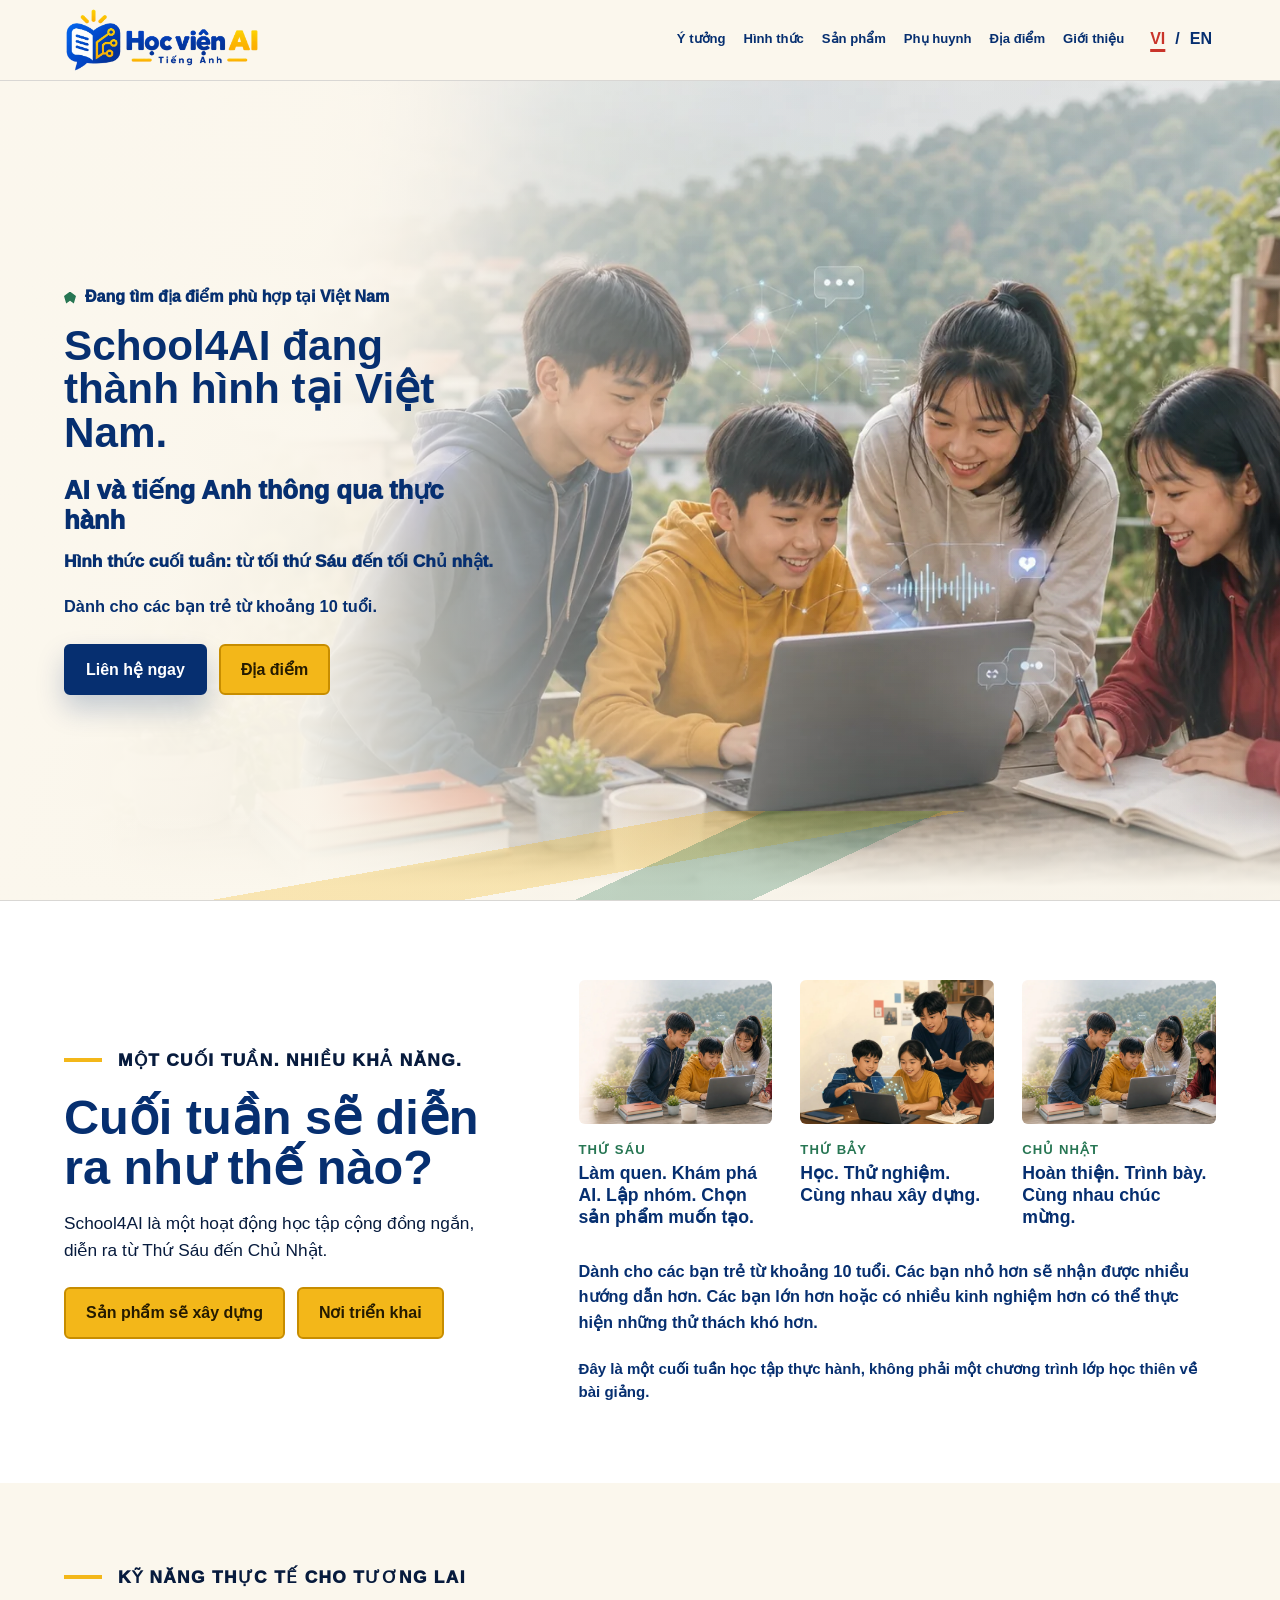
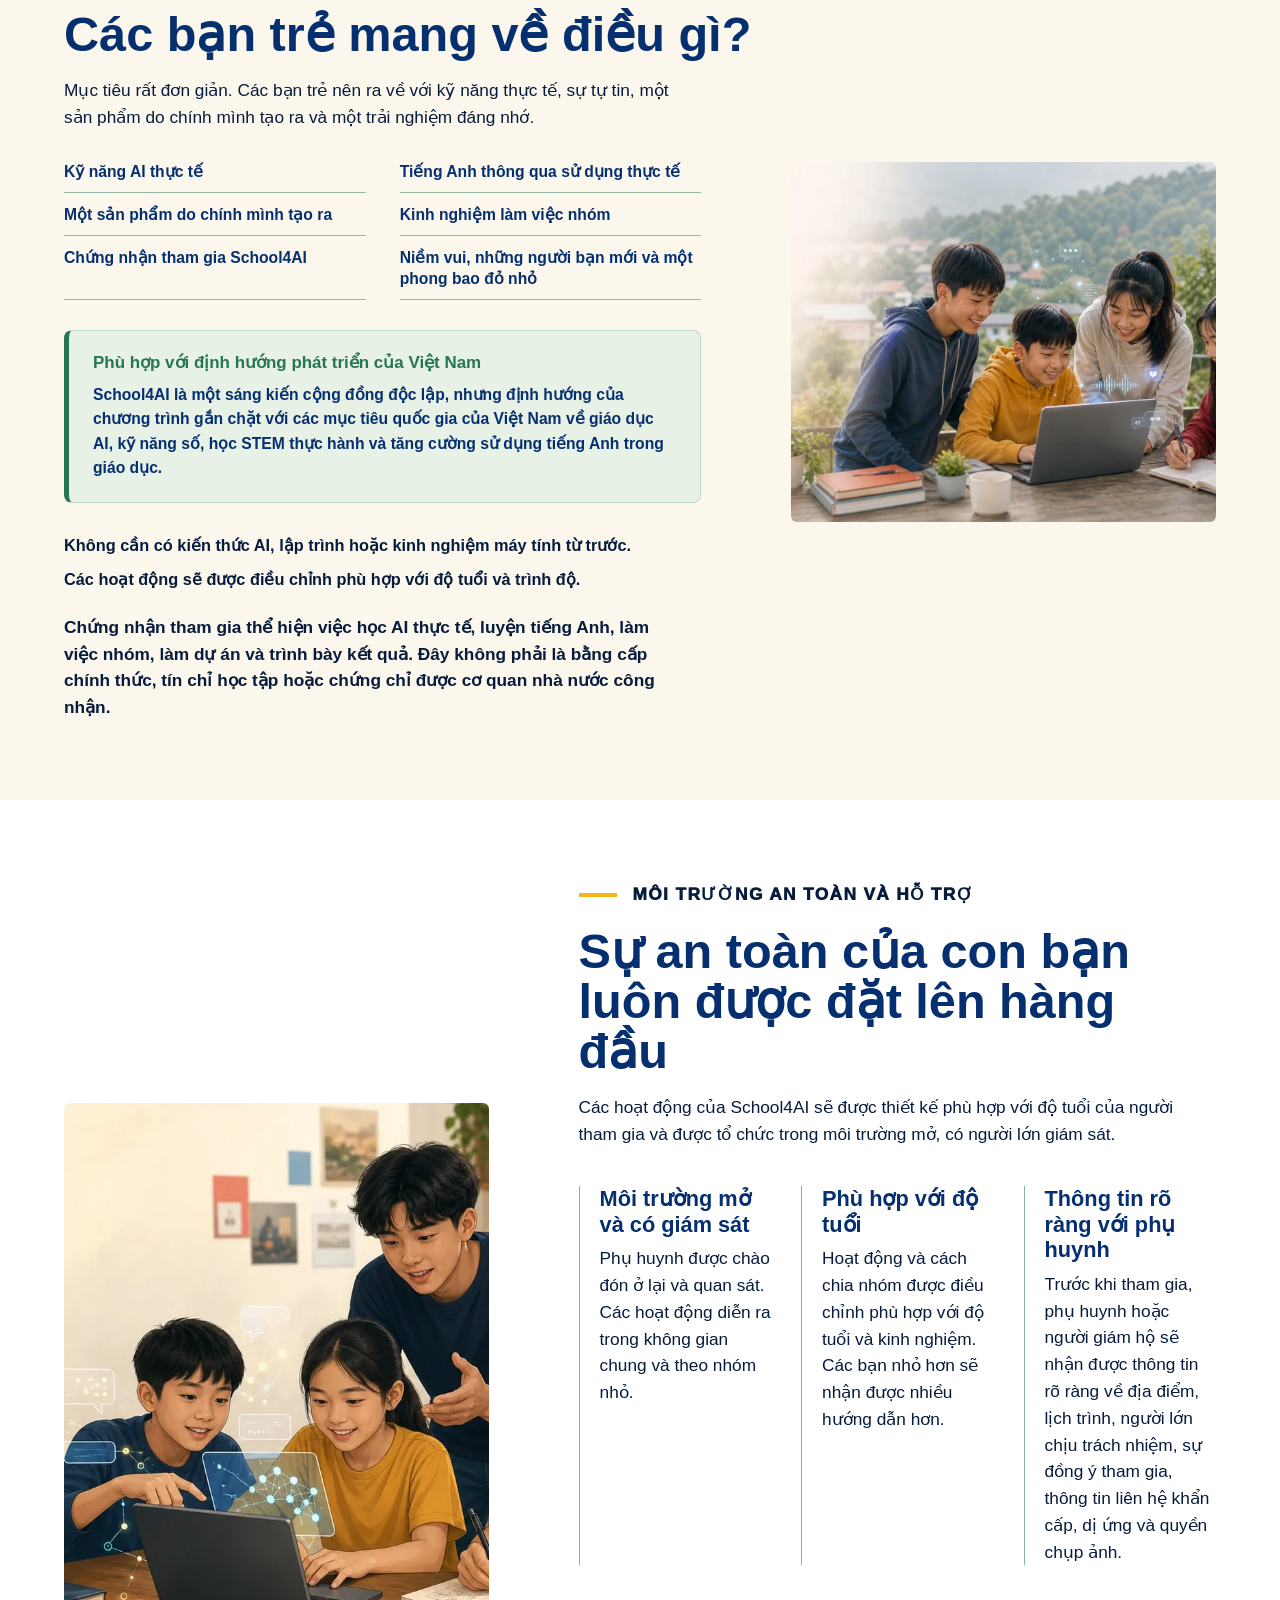
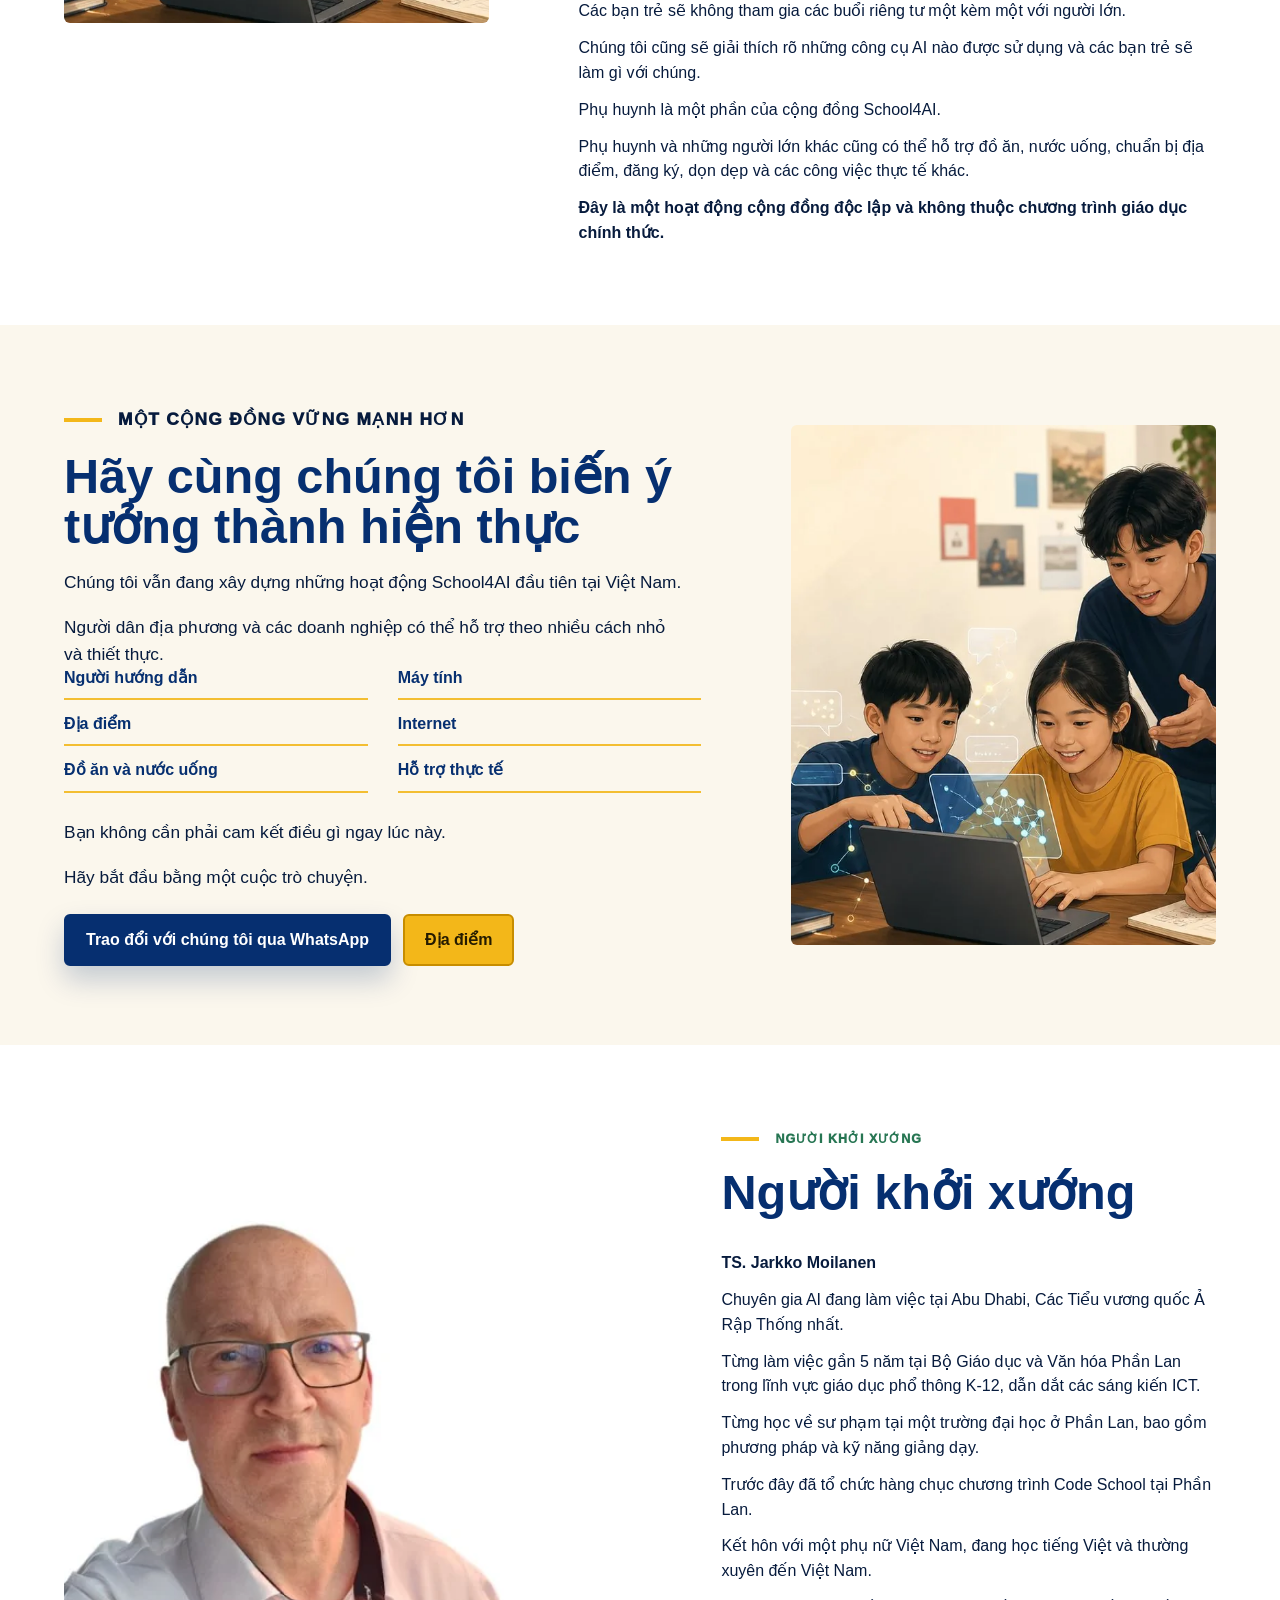
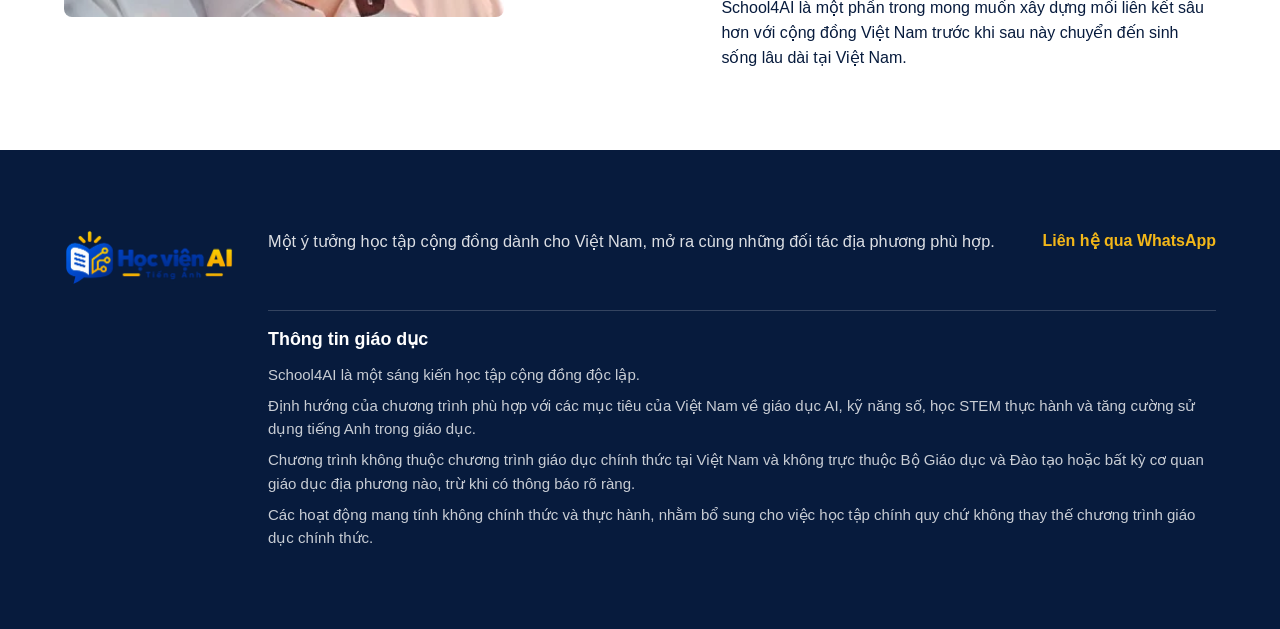
<file: index.html>
<!doctype html>
<html lang="vi">
  <head>
    <meta charset="utf-8">
    <meta name="viewport" content="width=device-width, initial-scale=1">
    <title>Học viện AI | Học cộng đồng tại Việt Nam</title>
    <meta name="description" content="Một ý tưởng học tập cộng đồng về AI, tiếng Anh và học thông qua thực hành cho các cộng đồng tại Việt Nam.">
    <meta property="og:title" content="Học viện AI | Học cộng đồng tại Việt Nam">
    <meta property="og:description" content="Một ý tưởng học tập cộng đồng về AI, tiếng Anh và học thông qua thực hành cho các cộng đồng tại Việt Nam.">
    <meta property="og:type" content="website">
    <meta property="og:url" content="https://school4ai.net/">
    <meta property="og:image" content="assets/hero-community-yen-bai.webp">
    <meta name="twitter:card" content="summary_large_image">
    <meta name="twitter:title" content="Học viện AI | Học cộng đồng tại Việt Nam">
    <meta name="twitter:description" content="Một ý tưởng học tập cộng đồng về AI, tiếng Anh và học thông qua thực hành cho các cộng đồng tại Việt Nam.">
    <meta name="twitter:image" content="assets/hero-community-yen-bai.webp">
    <link rel="canonical" href="https://school4ai.net/">
    <link rel="icon" href="assets/favicon.svg" type="image/svg+xml">
    <link rel="preload" href="assets/logo-vi.webp" as="image">
    <link rel="preload" href="assets/hero-community-yen-bai.webp" as="image">
    <!-- Google tag (gtag.js) -->
    <script async src="https://www.googletagmanager.com/gtag/js?id=G-9BZ2C9CHVC"></script>
    <script>
      window.dataLayer = window.dataLayer || [];
      function gtag(){dataLayer.push(arguments);}
      gtag('js', new Date());

      gtag('config', 'G-9BZ2C9CHVC');
    </script>
    <link rel="stylesheet" href="css/styles.css?v=20260907-1">
  </head>
  <body>
    <header class="site-header">
      <a class="brand" href="#top" aria-label="School of AI">
        <img id="site-logo" src="assets/logo-vi.webp" alt="Hoc vien AI, Tieng Anh">
      </a>
      <nav class="main-nav" aria-label="Main navigation">
        <a href="#idea">Ý tưởng</a>
        <a href="#format">Hình thức</a>
        <a href="apps.html">Sản phẩm</a>
        <a href="#parents">Phụ huynh</a>
        <a href="locations.html">Địa điểm</a>
        <a href="#about">Giới thiệu</a>
      </nav>
      <div class="language-switch" aria-label="Language">
        <a href="index.html" class="active" aria-current="page">VI</a>
        <span aria-hidden="true">/</span>
        <a href="en.html">EN</a>
      </div>
      <button class="mobile-menu-button" type="button" popovertarget="mobile-menu-vi" aria-label="Mở menu"><span></span><span></span><span></span></button>
      <nav class="mobile-menu-panel" id="mobile-menu-vi" popover aria-label="Điều hướng di động">
        <a href="#idea">Ý tưởng</a>
        <a href="#format">Hình thức</a>
        <a href="apps.html">Sản phẩm</a>
        <a href="#parents">Phụ huynh</a>
        <a href="locations.html">Địa điểm</a>
        <a href="#about">Giới thiệu</a>
      </nav>
    </header>

    <main id="top">
      <section class="hero">
        <div class="hero-copy">
          <p class="location-line">Đang tìm địa điểm phù hợp tại Việt Nam</p>
          <h1>School4AI đang<br>thành hình tại Việt Nam.</h1>
          <p class="hero-subheadline">AI và tiếng Anh thông qua thực hành</p>
          <p class="format-line">Hình thức cuối tuần: từ tối thứ Sáu đến tối Chủ nhật.</p>
          <p class="age-line">Dành cho các bạn trẻ <br class="mobile-break">từ khoảng 10 tuổi.</p>
          <div class="hero-actions">
            <a class="button primary whatsapp-link" href="https://wa.me/971509718065?text=Xin%20chao%20Jarkko.%20Toi%20da%20xem%20y%20tuong%20Hoc%20vien%20AI%20va%20muon%20tim%20hieu%20them.">Liên hệ ngay</a>
            <a class="button secondary" href="locations.html">Địa điểm</a>
          </div>
        </div>
        <div class="hero-panel">
          <img src="assets/hero-community-yen-bai.webp" alt="Nhóm bạn trẻ Việt Nam từ khoảng 10 tuổi đến tuổi thiếu niên cùng thử nghiệm AI trên máy tính">
        </div>
      </section>

      <section id="format" class="story-section weekend-section" aria-labelledby="weekend-title">
        <span id="idea" class="anchor-marker"></span>
        <div class="story-heading">
          <p class="story-label">Một cuối tuần. Nhiều khả năng.</p>
          <h2 id="weekend-title">Cuối tuần sẽ diễn ra như thế nào?</h2>
          <p>School4AI là một hoạt động học tập cộng đồng ngắn, diễn ra từ Thứ Sáu đến Chủ Nhật.</p>
          <div class="section-actions">
            <a class="button secondary" href="apps.html">Sản phẩm sẽ xây dựng</a>
            <a class="button secondary" href="locations.html">Nơi triển khai</a>
          </div>
        </div>
        <div class="story-body">
          <ol class="photo-moments"><li><img src="assets/hero-community-yen-bai.webp" alt=""><strong>Thứ Sáu</strong><span>Làm quen. Khám phá AI. Lập nhóm. Chọn sản phẩm muốn tạo.</span></li><li><img src="assets/hero-mixed-age.webp" alt=""><strong>Thứ Bảy</strong><span>Học. Thử nghiệm. Cùng nhau xây dựng.</span></li><li><img src="assets/hero-community-yen-bai.webp" alt=""><strong>Chủ Nhật</strong><span>Hoàn thiện. Trình bày. Cùng nhau chúc mừng.</span></li></ol>
          <p class="plain-note">Dành cho các bạn trẻ từ khoảng 10 tuổi. Các bạn nhỏ hơn sẽ nhận được nhiều hướng dẫn hơn. Các bạn lớn hơn hoặc có nhiều kinh nghiệm hơn có thể thực hiện những thử thách khó hơn.</p>
          <p class="supporting-line">Đây là một cuối tuần học tập thực hành, không phải một chương trình lớp học thiên về bài giảng.</p>
        </div>
      </section>

      <section id="young" class="story-section value-section visual-section" aria-labelledby="young-title">
        <div class="story-heading">
          <p class="story-label">Kỹ năng thực tế cho tương lai</p>
          <h2 id="young-title">Các bạn trẻ mang về điều gì?</h2>
          <p>Mục tiêu rất đơn giản. Các bạn trẻ nên ra về với kỹ năng thực tế, sự tự tin, một sản phẩm do chính mình tạo ra và một trải nghiệm đáng nhớ.</p>
          <ul class="value-list"><li>Kỹ năng AI thực tế</li><li>Tiếng Anh thông qua sử dụng thực tế</li><li>Một sản phẩm do chính mình tạo ra</li><li>Kinh nghiệm làm việc nhóm</li><li>Chứng nhận tham gia School4AI</li><li>Niềm vui, những người bạn mới và một phong bao đỏ nhỏ</li></ul>
          <div class="alignment-note">
            <strong>Phù hợp với định hướng phát triển của Việt Nam</strong>
            <p>School4AI là một sáng kiến cộng đồng độc lập, nhưng định hướng của chương trình gắn chặt với các mục tiêu quốc gia của Việt Nam về giáo dục AI, kỹ năng số, học STEM thực hành và tăng cường sử dụng tiếng Anh trong giáo dục.</p>
          </div>
          <div class="plain-note">
            <p>Không cần có kiến thức AI, lập trình hoặc kinh nghiệm máy tính từ trước.</p>
            <p>Các hoạt động sẽ được điều chỉnh phù hợp với độ tuổi và trình độ.</p>
          </div>
          <p class="supporting-line">Chứng nhận tham gia thể hiện việc học AI thực tế, luyện tiếng Anh, làm việc nhóm, làm dự án và trình bày kết quả. Đây không phải là bằng cấp chính thức, tín chỉ học tập hoặc chứng chỉ được cơ quan nhà nước công nhận.</p>
        </div>
        <figure class="story-photo value-photo"><img src="assets/hero-community-yen-bai.webp" alt="Các bạn trẻ Việt Nam cùng làm việc với máy tính"></figure>
      </section>

      <section id="parents" class="story-section safety-section visual-section image-left" aria-labelledby="parents-title">
        <figure class="story-photo safety-photo"><img src="assets/hero-mixed-age.webp" alt="Người lớn ở gần khi các bạn trẻ cùng học với máy tính"></figure>
        <div class="story-heading">
          <p class="story-label">Môi trường an toàn và hỗ trợ</p>
          <h2 id="parents-title">Sự an toàn của con bạn luôn được đặt lên hàng đầu</h2>
          <p>Các hoạt động của School4AI sẽ được thiết kế phù hợp với độ tuổi của người tham gia và được tổ chức trong môi trường mở, có người lớn giám sát.</p>
          <div class="simple-blocks"><article><h3>Môi trường mở và có giám sát</h3><p>Phụ huynh được chào đón ở lại và quan sát. Các hoạt động diễn ra trong không gian chung và theo nhóm nhỏ.</p></article><article><h3>Phù hợp với độ tuổi</h3><p>Hoạt động và cách chia nhóm được điều chỉnh phù hợp với độ tuổi và kinh nghiệm. Các bạn nhỏ hơn sẽ nhận được nhiều hướng dẫn hơn.</p></article><article><h3>Thông tin rõ ràng với phụ huynh</h3><p>Trước khi tham gia, phụ huynh hoặc người giám hộ sẽ nhận được thông tin rõ ràng về địa điểm, lịch trình, người lớn chịu trách nhiệm, sự đồng ý tham gia, thông tin liên hệ khẩn cấp, dị ứng và quyền chụp ảnh.</p></article></div>
          <div class="copy-stack compact-copy">
            <p>Các bạn trẻ sẽ không tham gia các buổi riêng tư một kèm một với người lớn.</p>
            <p>Chúng tôi cũng sẽ giải thích rõ những công cụ AI nào được sử dụng và các bạn trẻ sẽ làm gì với chúng.</p>
            <p>Phụ huynh là một phần của cộng đồng School4AI.</p>
            <p>Phụ huynh và những người lớn khác cũng có thể hỗ trợ đồ ăn, nước uống, chuẩn bị địa điểm, đăng ký, dọn dẹp và các công việc thực tế khác.</p>
            <p class="parent-disclaimer">Đây là một hoạt động cộng đồng độc lập và không thuộc chương trình giáo dục chính thức.</p>
          </div>
        </div>
      </section>

      <section id="involved" class="story-section help-section visual-section" aria-labelledby="involved-title">
        <div class="story-heading">
          <p class="story-label">Một cộng đồng vững mạnh hơn</p>
          <h2 id="involved-title">Hãy cùng chúng tôi biến ý tưởng thành hiện thực</h2>
          <p>Chúng tôi vẫn đang xây dựng những hoạt động School4AI đầu tiên tại Việt Nam.</p>
          <p>Người dân địa phương và các doanh nghiệp có thể hỗ trợ theo nhiều cách nhỏ và thiết thực.</p>
          <ul class="simple-list two-column-list"><li>Người hướng dẫn</li><li>Máy tính</li><li>Địa điểm</li><li>Internet</li><li>Đồ ăn và nước uống</li><li>Hỗ trợ thực tế</li></ul>
          <p>Bạn không cần phải cam kết điều gì ngay lúc này.</p>
          <p>Hãy bắt đầu bằng một cuộc trò chuyện.</p>
          <div class="section-actions">
            <a class="button primary whatsapp-link" href="https://wa.me/971509718065?text=Xin%20chao%20Jarkko.%20Toi%20da%20xem%20y%20tuong%20Hoc%20vien%20AI%20va%20muon%20tim%20hieu%20them.">Trao đổi với chúng tôi qua WhatsApp</a>
            <a class="button secondary" href="locations.html">Địa điểm</a>
          </div>
        </div>
        <figure class="story-photo help-photo"><img src="assets/hero-mixed-age.webp" alt="Cộng đồng hỗ trợ các bạn trẻ học với máy tính"></figure>
      </section>

      <section id="about" class="about-section">
        <div class="about-visual">
          <img class="about-scene" src="assets/jarkko-moilanen.webp" alt="Chân dung TS. Jarkko Moilanen">
        </div>
        <div class="section-copy">
          <p class="story-label">Người khởi xướng</p>
          <h2>Người khởi xướng</h2>
          <div class="copy-stack compact-copy"><p><strong>TS. Jarkko Moilanen</strong></p>
          <p>Chuyên gia AI đang làm việc tại Abu Dhabi, Các Tiểu vương quốc Ả Rập Thống nhất.</p>
          <p>Từng làm việc gần 5 năm tại Bộ Giáo dục và Văn hóa Phần Lan trong lĩnh vực giáo dục phổ thông K-12, dẫn dắt các sáng kiến ICT.</p>
          <p>Từng học về sư phạm tại một trường đại học ở Phần Lan, bao gồm phương pháp và kỹ năng giảng dạy.</p>
          <p>Trước đây đã tổ chức hàng chục chương trình Code School tại Phần Lan.</p>
          <p>Kết hôn với một phụ nữ Việt Nam, đang học tiếng Việt và thường xuyên đến Việt Nam.</p>
          <p>School4AI là một phần trong mong muốn xây dựng mối liên kết sâu hơn với cộng đồng Việt Nam trước khi sau này chuyển đến sinh sống lâu dài tại Việt Nam.</p></div>
        </div>
      </section>
    </main>

    <footer class="site-footer">
      <img id="footer-logo" src="assets/logo-vi.webp" alt="Hoc vien AI, Tieng Anh">
      <p>Một ý tưởng học tập cộng đồng dành cho Việt Nam, mở ra cùng những đối tác địa phương phù hợp.</p>
      <a class="whatsapp-link" href="https://wa.me/971509718065?text=Xin%20chao%20Jarkko.%20Toi%20da%20xem%20y%20tuong%20Hoc%20vien%20AI%20va%20muon%20tim%20hieu%20them.">Liên hệ qua WhatsApp</a>
      <div class="footer-disclaimer">
        <h2>Thông tin giáo dục</h2>
        <p>School4AI là một sáng kiến học tập cộng đồng độc lập.</p>
        <p>Định hướng của chương trình phù hợp với các mục tiêu của Việt Nam về giáo dục AI, kỹ năng số, học STEM thực hành và tăng cường sử dụng tiếng Anh trong giáo dục.</p>
        <p>Chương trình không thuộc chương trình giáo dục chính thức tại Việt Nam và không trực thuộc Bộ Giáo dục và Đào tạo hoặc bất kỳ cơ quan giáo dục địa phương nào, trừ khi có thông báo rõ ràng.</p>
        <p>Các hoạt động mang tính không chính thức và thực hành, nhằm bổ sung cho việc học tập chính quy chứ không thay thế chương trình giáo dục chính thức.</p>
      </div>
    </footer>
  </body>
</html>
</file>
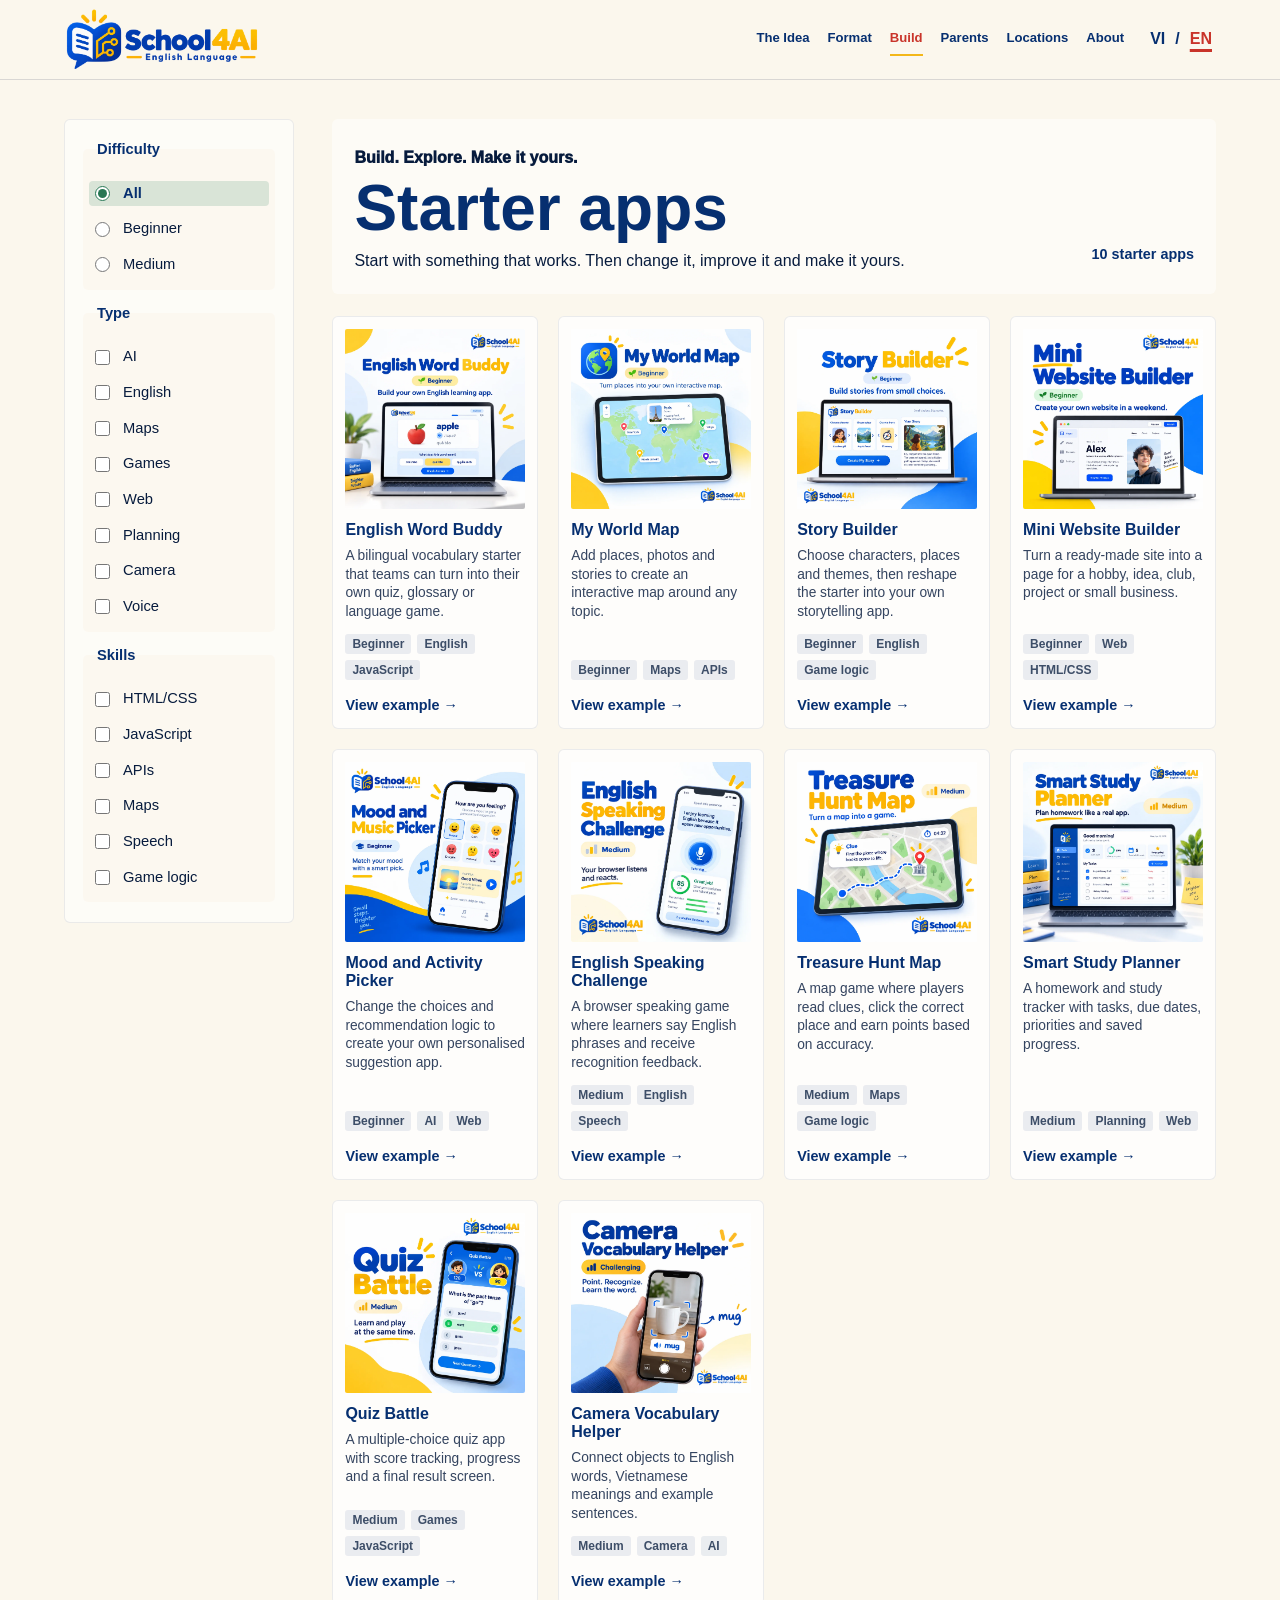
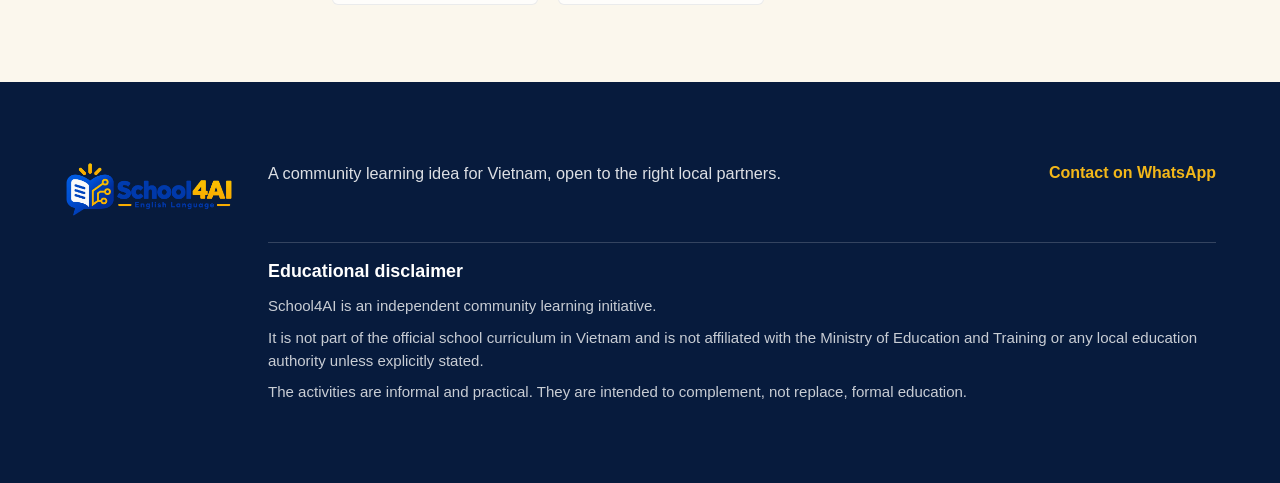
<file: apps-en.html>
<!doctype html>
<html lang="en">
  <head>
    <meta charset="utf-8">
    <meta name="viewport" content="width=device-width, initial-scale=1">
    <title>What kids can build | School4AI</title>
    <meta name="description" content="A gallery of starter app ideas young people can choose, adapt and present during a School4AI weekend.">
    <meta property="og:title" content="What kids can build | School4AI">
    <meta property="og:description" content="Starter app ideas for School4AI teams: maps, quizzes, vocabulary tools, websites, planners and more.">
    <meta property="og:type" content="website">
    <meta property="og:url" content="https://school4ai.net/apps-en.html">
    <meta property="og:image" content="assets/starter-apps/english-word-buddy.webp">
    <meta name="twitter:card" content="summary_large_image">
    <meta name="twitter:title" content="What kids can build | School4AI">
    <meta name="twitter:description" content="A gallery of starter app ideas young people can choose, adapt and present during a School4AI weekend.">
    <meta name="twitter:image" content="assets/starter-apps/english-word-buddy.webp">
    <link rel="canonical" href="https://school4ai.net/apps-en.html">
    <link rel="icon" href="assets/favicon.svg" type="image/svg+xml">
    <link rel="preload" href="assets/logo-en.webp" as="image">
    <link rel="preload" href="assets/starter-apps/english-word-buddy.webp" as="image">
    <!-- Google tag (gtag.js) -->
    <script async src="https://www.googletagmanager.com/gtag/js?id=G-9BZ2C9CHVC"></script>
    <script>
      window.dataLayer = window.dataLayer || [];
      function gtag(){dataLayer.push(arguments);}
      gtag('js', new Date());

      gtag('config', 'G-9BZ2C9CHVC');
    </script>
    <link rel="stylesheet" href="css/styles.css?v=20260907-1">
  </head>
  <body>
    <header class="site-header">
      <a class="brand" href="en.html#top" aria-label="School4AI">
        <img id="site-logo" src="assets/logo-en.webp" alt="School4AI, English Language">
      </a>
      <nav class="main-nav" aria-label="Main navigation">
        <a href="en.html#idea">The Idea</a>
        <a href="en.html#format">Format</a>
        <a href="apps-en.html" aria-current="page">Build</a>
        <a href="en.html#parents">Parents</a>
        <a href="locations-en.html">Locations</a>
        <a href="en.html#about">About</a>
      </nav>
      <div class="language-switch" aria-label="Language">
        <a href="apps.html">VI</a>
        <span aria-hidden="true">/</span>
        <a href="apps-en.html" class="active" aria-current="page">EN</a>
      </div>
      <button class="mobile-menu-button" type="button" popovertarget="mobile-menu-en" aria-label="Open menu"><span></span><span></span><span></span></button>
      <nav class="mobile-menu-panel" id="mobile-menu-en" popover aria-label="Mobile navigation">
        <a href="en.html#idea">The Idea</a>
        <a href="en.html#format">Format</a>
        <a href="apps-en.html" aria-current="page">Build</a>
        <a href="en.html#parents">Parents</a>
        <a href="locations-en.html">Locations</a>
        <a href="en.html#about">About</a>
      </nav>
    </header>

    <main id="top" class="apps-shell" data-gallery-lang="en">
      <div class="starter-browser">
        <aside class="starter-filter-rail" aria-label="Filter starter apps">
          <fieldset>
            <legend>Difficulty</legend>
            <label><input type="radio" name="difficulty" value="all" checked> All</label>
            <label><input type="radio" name="difficulty" value="beginner"> Beginner</label>
            <label><input type="radio" name="difficulty" value="medium"> Medium</label>
          </fieldset>
          <fieldset>
            <legend>Type</legend>
            <label><input type="checkbox" name="type" value="ai"> AI</label>
            <label><input type="checkbox" name="type" value="english"> English</label>
            <label><input type="checkbox" name="type" value="maps"> Maps</label>
            <label><input type="checkbox" name="type" value="games"> Games</label>
            <label><input type="checkbox" name="type" value="web"> Web</label>
            <label><input type="checkbox" name="type" value="planning"> Planning</label>
            <label><input type="checkbox" name="type" value="camera"> Camera</label>
            <label><input type="checkbox" name="type" value="voice"> Voice</label>
          </fieldset>
          <fieldset>
            <legend>Skills</legend>
            <label><input type="checkbox" name="skill" value="html-css"> HTML/CSS</label>
            <label><input type="checkbox" name="skill" value="javascript"> JavaScript</label>
            <label><input type="checkbox" name="skill" value="apis"> APIs</label>
            <label><input type="checkbox" name="skill" value="maps"> Maps</label>
            <label><input type="checkbox" name="skill" value="speech"> Speech</label>
            <label><input type="checkbox" name="skill" value="game-logic"> Game logic</label>
          </fieldset>
        </aside>

        <section class="starter-catalogue" aria-labelledby="apps-title">
          <div class="starter-catalogue-head">
            <div>
              <p class="catalogue-kicker">Build. Explore. Make it yours.</p>
              <h1 id="apps-title">Starter apps</h1>
              <p>Start with something that works. Then change it, improve it and make it yours.</p>
            </div>
            <p id="starter-count" class="starter-count">10 starter apps</p>
          </div>

          <div class="starter-card-grid">
            <article class="starter-tile" data-difficulty="beginner" data-type="english ai" data-skill="html-css javascript">
              <img src="assets/starter-apps/english-word-buddy.webp" alt="English Word Buddy starter app preview">
              <h2>English Word Buddy</h2>
              <p>A bilingual vocabulary starter that teams can turn into their own quiz, glossary or language game.</p>
              <ul><li>Beginner</li><li>English</li><li>JavaScript</li></ul>
              <a href="assets/starter-apps/english-word-buddy.webp">View example <span aria-hidden="true">→</span></a>
            </article>
            <article class="starter-tile" data-difficulty="beginner" data-type="maps web" data-skill="html-css javascript maps apis">
              <img src="assets/starter-apps/my-world-map.webp" alt="My World Map starter app preview">
              <h2>My World Map</h2>
              <p>Add places, photos and stories to create an interactive map around any topic.</p>
              <ul><li>Beginner</li><li>Maps</li><li>APIs</li></ul>
              <a href="assets/starter-apps/my-world-map.webp">View example <span aria-hidden="true">→</span></a>
            </article>
            <article class="starter-tile" data-difficulty="beginner" data-type="english games ai" data-skill="html-css javascript game-logic">
              <img src="assets/starter-apps/story-builder.webp" alt="Story Builder starter app preview">
              <h2>Story Builder</h2>
              <p>Choose characters, places and themes, then reshape the starter into your own storytelling app.</p>
              <ul><li>Beginner</li><li>English</li><li>Game logic</li></ul>
              <a href="assets/starter-apps/story-builder.webp">View example <span aria-hidden="true">→</span></a>
            </article>
            <article class="starter-tile" data-difficulty="beginner" data-type="web" data-skill="html-css javascript">
              <img src="assets/starter-apps/mini-website-builder.webp" alt="Mini Website Builder starter app preview">
              <h2>Mini Website Builder</h2>
              <p>Turn a ready-made site into a page for a hobby, idea, club, project or small business.</p>
              <ul><li>Beginner</li><li>Web</li><li>HTML/CSS</li></ul>
              <a href="assets/starter-apps/mini-website-builder.webp">View example <span aria-hidden="true">→</span></a>
            </article>
            <article class="starter-tile" data-difficulty="beginner" data-type="ai web" data-skill="html-css javascript">
              <img src="assets/starter-apps/mood-activity-picker.webp" alt="Mood and Activity Picker starter app preview">
              <h2>Mood and Activity Picker</h2>
              <p>Change the choices and recommendation logic to create your own personalised suggestion app.</p>
              <ul><li>Beginner</li><li>AI</li><li>Web</li></ul>
              <a href="assets/starter-apps/mood-activity-picker.webp">View example <span aria-hidden="true">→</span></a>
            </article>
            <article class="starter-tile" data-difficulty="medium" data-type="english voice ai" data-skill="html-css javascript apis speech">
              <img src="assets/starter-apps/english-speaking-challenge.webp" alt="English Speaking Challenge starter app preview">
              <h2>English Speaking Challenge</h2>
              <p>A browser speaking game where learners say English phrases and receive recognition feedback.</p>
              <ul><li>Medium</li><li>English</li><li>Speech</li></ul>
              <a href="assets/starter-apps/english-speaking-challenge.webp">View example <span aria-hidden="true">→</span></a>
            </article>
            <article class="starter-tile" data-difficulty="medium" data-type="maps games" data-skill="html-css javascript maps apis game-logic">
              <img src="assets/starter-apps/treasure-hunt-map.webp" alt="Treasure Hunt Map starter app preview">
              <h2>Treasure Hunt Map</h2>
              <p>A map game where players read clues, click the correct place and earn points based on accuracy.</p>
              <ul><li>Medium</li><li>Maps</li><li>Game logic</li></ul>
              <a href="assets/starter-apps/treasure-hunt-map.webp">View example <span aria-hidden="true">→</span></a>
            </article>
            <article class="starter-tile" data-difficulty="medium" data-type="planning web" data-skill="html-css javascript">
              <img src="assets/starter-apps/smart-study-planner.webp" alt="Smart Study Planner starter app preview">
              <h2>Smart Study Planner</h2>
              <p>A homework and study tracker with tasks, due dates, priorities and saved progress.</p>
              <ul><li>Medium</li><li>Planning</li><li>Web</li></ul>
              <a href="assets/starter-apps/smart-study-planner.webp">View example <span aria-hidden="true">→</span></a>
            </article>
            <article class="starter-tile" data-difficulty="medium" data-type="games english" data-skill="html-css javascript game-logic">
              <img src="assets/starter-apps/quiz-battle.webp" alt="Quiz Battle starter app preview">
              <h2>Quiz Battle</h2>
              <p>A multiple-choice quiz app with score tracking, progress and a final result screen.</p>
              <ul><li>Medium</li><li>Games</li><li>JavaScript</li></ul>
              <a href="assets/starter-apps/quiz-battle.webp">View example <span aria-hidden="true">→</span></a>
            </article>
            <article class="starter-tile" data-difficulty="medium" data-type="camera english ai" data-skill="html-css javascript apis">
              <img src="assets/starter-apps/camera-vocabulary-helper.webp" alt="Camera Vocabulary Helper starter app preview">
              <h2>Camera Vocabulary Helper</h2>
              <p>Connect objects to English words, Vietnamese meanings and example sentences.</p>
              <ul><li>Medium</li><li>Camera</li><li>AI</li></ul>
              <a href="assets/starter-apps/camera-vocabulary-helper.webp">View example <span aria-hidden="true">→</span></a>
            </article>
          </div>
          <p class="starter-empty" hidden>No starter apps match those filters.</p>
        </section>
      </div>
    </main>

    <footer class="site-footer">
      <img id="footer-logo" src="assets/logo-en.webp" alt="School4AI, English Language">
      <p>A community learning idea for Vietnam, open to the right local partners.</p>
      <a class="whatsapp-link" href="https://wa.me/971509718065?text=Hello%20Jarkko.%20I%20saw%20the%20School4AI%20idea%20and%20I%20am%20interested%20in%20hearing%20more.">Contact on WhatsApp</a>
      <div class="footer-disclaimer">
        <h2>Educational disclaimer</h2>
        <p>School4AI is an independent community learning initiative.</p>
        <p>It is not part of the official school curriculum in Vietnam and is not affiliated with the Ministry of Education and Training or any local education authority unless explicitly stated.</p>
        <p>The activities are informal and practical. They are intended to complement, not replace, formal education.</p>
      </div>
    </footer>
    <script src="js/starter-gallery.js?v=20260906-13"></script>
  </body>
</html>
</file>
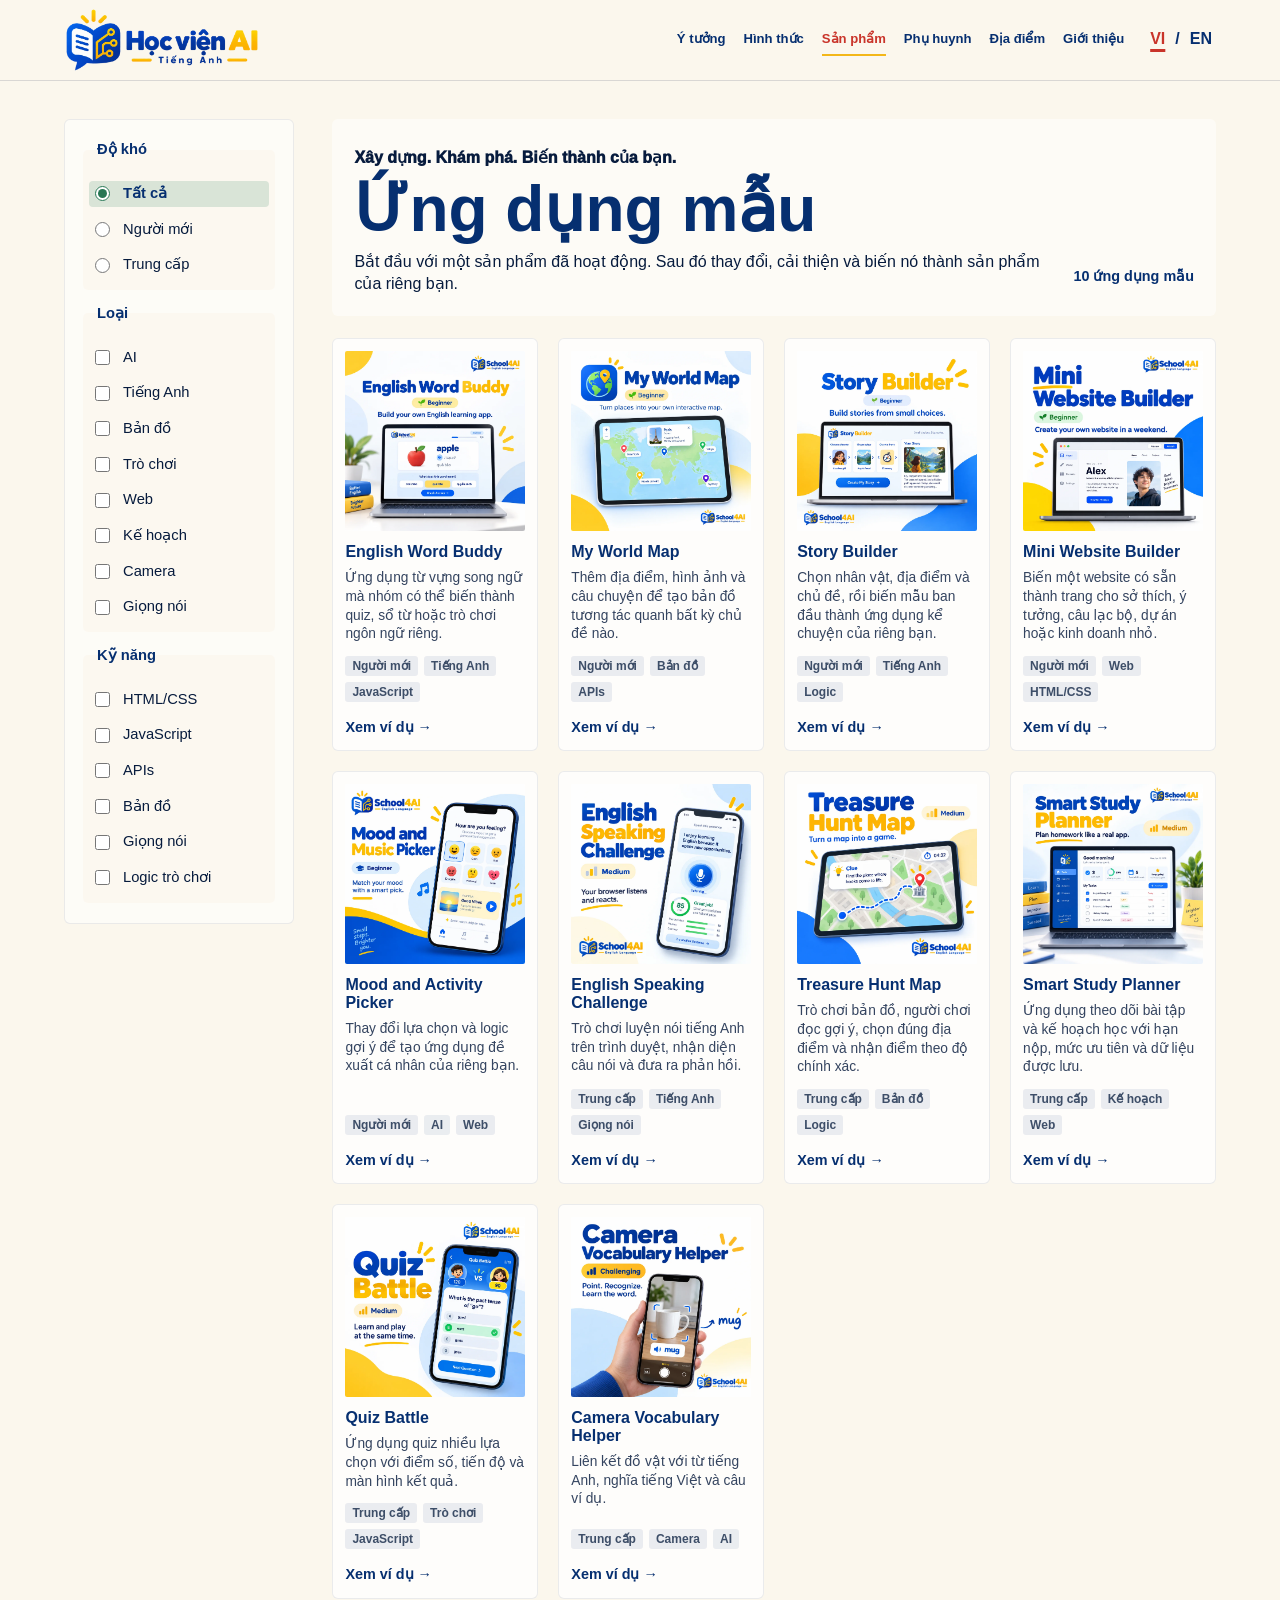
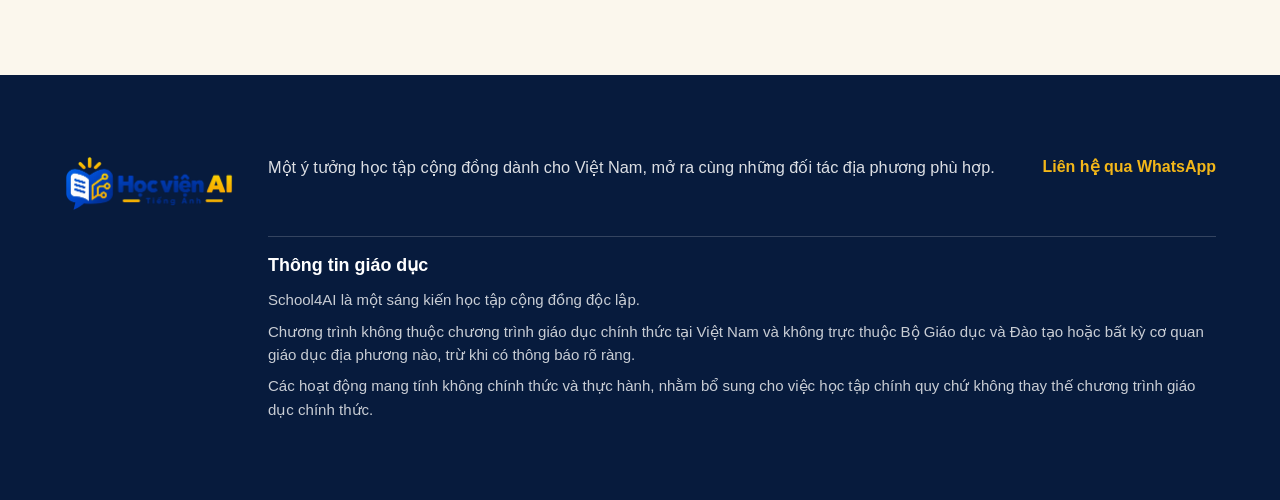
<file: apps.html>
<!doctype html>
<html lang="vi">
  <head>
    <meta charset="utf-8">
    <meta name="viewport" content="width=device-width, initial-scale=1">
    <title>Các bạn có thể xây dựng gì? | School4AI</title>
    <meta name="description" content="Bộ sưu tập ý tưởng ứng dụng mẫu để các bạn trẻ chọn, chỉnh sửa và trình bày trong một cuối tuần School4AI.">
    <meta property="og:title" content="Các bạn có thể xây dựng gì? | School4AI">
    <meta property="og:description" content="Ý tưởng ứng dụng mẫu cho các nhóm School4AI: bản đồ, quiz, từ vựng, website, kế hoạch học tập và nhiều hơn nữa.">
    <meta property="og:type" content="website">
    <meta property="og:url" content="https://school4ai.net/apps.html">
    <meta property="og:image" content="assets/starter-apps/english-word-buddy.webp">
    <meta name="twitter:card" content="summary_large_image">
    <meta name="twitter:title" content="Các bạn có thể xây dựng gì? | School4AI">
    <meta name="twitter:description" content="Bộ sưu tập ý tưởng ứng dụng mẫu để các bạn trẻ chọn, chỉnh sửa và trình bày trong một cuối tuần School4AI.">
    <meta name="twitter:image" content="assets/starter-apps/english-word-buddy.webp">
    <link rel="canonical" href="https://school4ai.net/apps.html">
    <link rel="icon" href="assets/favicon.svg" type="image/svg+xml">
    <link rel="preload" href="assets/logo-vi.webp" as="image">
    <link rel="preload" href="assets/starter-apps/english-word-buddy.webp" as="image">
    <!-- Google tag (gtag.js) -->
    <script async src="https://www.googletagmanager.com/gtag/js?id=G-9BZ2C9CHVC"></script>
    <script>
      window.dataLayer = window.dataLayer || [];
      function gtag(){dataLayer.push(arguments);}
      gtag('js', new Date());

      gtag('config', 'G-9BZ2C9CHVC');
    </script>
    <link rel="stylesheet" href="css/styles.css?v=20260907-1">
  </head>
  <body>
    <header class="site-header">
      <a class="brand" href="index.html#top" aria-label="School of AI">
        <img id="site-logo" src="assets/logo-vi.webp" alt="Hoc vien AI, Tieng Anh">
      </a>
      <nav class="main-nav" aria-label="Main navigation">
        <a href="index.html#idea">Ý tưởng</a>
        <a href="index.html#format">Hình thức</a>
        <a href="apps.html" aria-current="page">Sản phẩm</a>
        <a href="index.html#parents">Phụ huynh</a>
        <a href="locations.html">Địa điểm</a>
        <a href="index.html#about">Giới thiệu</a>
      </nav>
      <div class="language-switch" aria-label="Language">
        <a href="apps.html" class="active" aria-current="page">VI</a>
        <span aria-hidden="true">/</span>
        <a href="apps-en.html">EN</a>
      </div>
      <button class="mobile-menu-button" type="button" popovertarget="mobile-menu-vi" aria-label="Mở menu"><span></span><span></span><span></span></button>
      <nav class="mobile-menu-panel" id="mobile-menu-vi" popover aria-label="Điều hướng di động">
        <a href="index.html#idea">Ý tưởng</a>
        <a href="index.html#format">Hình thức</a>
        <a href="apps.html" aria-current="page">Sản phẩm</a>
        <a href="index.html#parents">Phụ huynh</a>
        <a href="locations.html">Địa điểm</a>
        <a href="index.html#about">Giới thiệu</a>
      </nav>
    </header>

    <main id="top" class="apps-shell" data-gallery-lang="vi">
      <div class="starter-browser">
        <aside class="starter-filter-rail" aria-label="Lọc ứng dụng mẫu">
          <fieldset>
            <legend>Độ khó</legend>
            <label><input type="radio" name="difficulty" value="all" checked> Tất cả</label>
            <label><input type="radio" name="difficulty" value="beginner"> Người mới</label>
            <label><input type="radio" name="difficulty" value="medium"> Trung cấp</label>
          </fieldset>
          <fieldset>
            <legend>Loại</legend>
            <label><input type="checkbox" name="type" value="ai"> AI</label>
            <label><input type="checkbox" name="type" value="english"> Tiếng Anh</label>
            <label><input type="checkbox" name="type" value="maps"> Bản đồ</label>
            <label><input type="checkbox" name="type" value="games"> Trò chơi</label>
            <label><input type="checkbox" name="type" value="web"> Web</label>
            <label><input type="checkbox" name="type" value="planning"> Kế hoạch</label>
            <label><input type="checkbox" name="type" value="camera"> Camera</label>
            <label><input type="checkbox" name="type" value="voice"> Giọng nói</label>
          </fieldset>
          <fieldset>
            <legend>Kỹ năng</legend>
            <label><input type="checkbox" name="skill" value="html-css"> HTML/CSS</label>
            <label><input type="checkbox" name="skill" value="javascript"> JavaScript</label>
            <label><input type="checkbox" name="skill" value="apis"> APIs</label>
            <label><input type="checkbox" name="skill" value="maps"> Bản đồ</label>
            <label><input type="checkbox" name="skill" value="speech"> Giọng nói</label>
            <label><input type="checkbox" name="skill" value="game-logic"> Logic trò chơi</label>
          </fieldset>
        </aside>

        <section class="starter-catalogue" aria-labelledby="apps-title">
          <div class="starter-catalogue-head">
            <div>
              <p class="catalogue-kicker">Xây dựng. Khám phá. Biến thành của bạn.</p>
              <h1 id="apps-title">Ứng dụng mẫu</h1>
              <p>Bắt đầu với một sản phẩm đã hoạt động. Sau đó thay đổi, cải thiện và biến nó thành sản phẩm của riêng bạn.</p>
            </div>
            <p id="starter-count" class="starter-count">10 ứng dụng mẫu</p>
          </div>

          <div class="starter-card-grid">
            <article class="starter-tile" data-difficulty="beginner" data-type="english ai" data-skill="html-css javascript">
              <img src="assets/starter-apps/english-word-buddy.webp" alt="Hình xem trước ứng dụng English Word Buddy">
              <h2>English Word Buddy</h2>
              <p>Ứng dụng từ vựng song ngữ mà nhóm có thể biến thành quiz, sổ từ hoặc trò chơi ngôn ngữ riêng.</p>
              <ul><li>Người mới</li><li>Tiếng Anh</li><li>JavaScript</li></ul>
              <a href="assets/starter-apps/english-word-buddy.webp">Xem ví dụ <span aria-hidden="true">→</span></a>
            </article>
            <article class="starter-tile" data-difficulty="beginner" data-type="maps web" data-skill="html-css javascript maps apis">
              <img src="assets/starter-apps/my-world-map.webp" alt="Hình xem trước ứng dụng My World Map">
              <h2>My World Map</h2>
              <p>Thêm địa điểm, hình ảnh và câu chuyện để tạo bản đồ tương tác quanh bất kỳ chủ đề nào.</p>
              <ul><li>Người mới</li><li>Bản đồ</li><li>APIs</li></ul>
              <a href="assets/starter-apps/my-world-map.webp">Xem ví dụ <span aria-hidden="true">→</span></a>
            </article>
            <article class="starter-tile" data-difficulty="beginner" data-type="english games ai" data-skill="html-css javascript game-logic">
              <img src="assets/starter-apps/story-builder.webp" alt="Hình xem trước ứng dụng Story Builder">
              <h2>Story Builder</h2>
              <p>Chọn nhân vật, địa điểm và chủ đề, rồi biến mẫu ban đầu thành ứng dụng kể chuyện của riêng bạn.</p>
              <ul><li>Người mới</li><li>Tiếng Anh</li><li>Logic</li></ul>
              <a href="assets/starter-apps/story-builder.webp">Xem ví dụ <span aria-hidden="true">→</span></a>
            </article>
            <article class="starter-tile" data-difficulty="beginner" data-type="web" data-skill="html-css javascript">
              <img src="assets/starter-apps/mini-website-builder.webp" alt="Hình xem trước ứng dụng Mini Website Builder">
              <h2>Mini Website Builder</h2>
              <p>Biến một website có sẵn thành trang cho sở thích, ý tưởng, câu lạc bộ, dự án hoặc kinh doanh nhỏ.</p>
              <ul><li>Người mới</li><li>Web</li><li>HTML/CSS</li></ul>
              <a href="assets/starter-apps/mini-website-builder.webp">Xem ví dụ <span aria-hidden="true">→</span></a>
            </article>
            <article class="starter-tile" data-difficulty="beginner" data-type="ai web" data-skill="html-css javascript">
              <img src="assets/starter-apps/mood-activity-picker.webp" alt="Hình xem trước ứng dụng Mood and Activity Picker">
              <h2>Mood and Activity Picker</h2>
              <p>Thay đổi lựa chọn và logic gợi ý để tạo ứng dụng đề xuất cá nhân của riêng bạn.</p>
              <ul><li>Người mới</li><li>AI</li><li>Web</li></ul>
              <a href="assets/starter-apps/mood-activity-picker.webp">Xem ví dụ <span aria-hidden="true">→</span></a>
            </article>
            <article class="starter-tile" data-difficulty="medium" data-type="english voice ai" data-skill="html-css javascript apis speech">
              <img src="assets/starter-apps/english-speaking-challenge.webp" alt="Hình xem trước ứng dụng English Speaking Challenge">
              <h2>English Speaking Challenge</h2>
              <p>Trò chơi luyện nói tiếng Anh trên trình duyệt, nhận diện câu nói và đưa ra phản hồi.</p>
              <ul><li>Trung cấp</li><li>Tiếng Anh</li><li>Giọng nói</li></ul>
              <a href="assets/starter-apps/english-speaking-challenge.webp">Xem ví dụ <span aria-hidden="true">→</span></a>
            </article>
            <article class="starter-tile" data-difficulty="medium" data-type="maps games" data-skill="html-css javascript maps apis game-logic">
              <img src="assets/starter-apps/treasure-hunt-map.webp" alt="Hình xem trước ứng dụng Treasure Hunt Map">
              <h2>Treasure Hunt Map</h2>
              <p>Trò chơi bản đồ, người chơi đọc gợi ý, chọn đúng địa điểm và nhận điểm theo độ chính xác.</p>
              <ul><li>Trung cấp</li><li>Bản đồ</li><li>Logic</li></ul>
              <a href="assets/starter-apps/treasure-hunt-map.webp">Xem ví dụ <span aria-hidden="true">→</span></a>
            </article>
            <article class="starter-tile" data-difficulty="medium" data-type="planning web" data-skill="html-css javascript">
              <img src="assets/starter-apps/smart-study-planner.webp" alt="Hình xem trước ứng dụng Smart Study Planner">
              <h2>Smart Study Planner</h2>
              <p>Ứng dụng theo dõi bài tập và kế hoạch học với hạn nộp, mức ưu tiên và dữ liệu được lưu.</p>
              <ul><li>Trung cấp</li><li>Kế hoạch</li><li>Web</li></ul>
              <a href="assets/starter-apps/smart-study-planner.webp">Xem ví dụ <span aria-hidden="true">→</span></a>
            </article>
            <article class="starter-tile" data-difficulty="medium" data-type="games english" data-skill="html-css javascript game-logic">
              <img src="assets/starter-apps/quiz-battle.webp" alt="Hình xem trước ứng dụng Quiz Battle">
              <h2>Quiz Battle</h2>
              <p>Ứng dụng quiz nhiều lựa chọn với điểm số, tiến độ và màn hình kết quả.</p>
              <ul><li>Trung cấp</li><li>Trò chơi</li><li>JavaScript</li></ul>
              <a href="assets/starter-apps/quiz-battle.webp">Xem ví dụ <span aria-hidden="true">→</span></a>
            </article>
            <article class="starter-tile" data-difficulty="medium" data-type="camera english ai" data-skill="html-css javascript apis">
              <img src="assets/starter-apps/camera-vocabulary-helper.webp" alt="Hình xem trước ứng dụng Camera Vocabulary Helper">
              <h2>Camera Vocabulary Helper</h2>
              <p>Liên kết đồ vật với từ tiếng Anh, nghĩa tiếng Việt và câu ví dụ.</p>
              <ul><li>Trung cấp</li><li>Camera</li><li>AI</li></ul>
              <a href="assets/starter-apps/camera-vocabulary-helper.webp">Xem ví dụ <span aria-hidden="true">→</span></a>
            </article>
          </div>
          <p class="starter-empty" hidden>Không có ứng dụng mẫu nào phù hợp với bộ lọc.</p>
        </section>
      </div>
    </main>

    <footer class="site-footer">
      <img id="footer-logo" src="assets/logo-vi.webp" alt="Hoc vien AI, Tieng Anh">
      <p>Một ý tưởng học tập cộng đồng dành cho Việt Nam, mở ra cùng những đối tác địa phương phù hợp.</p>
      <a class="whatsapp-link" href="https://wa.me/971509718065?text=Xin%20chao%20Jarkko.%20Toi%20da%20xem%20y%20tuong%20Hoc%20vien%20AI%20va%20muon%20tim%20hieu%20them.">Liên hệ qua WhatsApp</a>
      <div class="footer-disclaimer">
        <h2>Thông tin giáo dục</h2>
        <p>School4AI là một sáng kiến học tập cộng đồng độc lập.</p>
        <p>Chương trình không thuộc chương trình giáo dục chính thức tại Việt Nam và không trực thuộc Bộ Giáo dục và Đào tạo hoặc bất kỳ cơ quan giáo dục địa phương nào, trừ khi có thông báo rõ ràng.</p>
        <p>Các hoạt động mang tính không chính thức và thực hành, nhằm bổ sung cho việc học tập chính quy chứ không thay thế chương trình giáo dục chính thức.</p>
      </div>
    </footer>
    <script src="js/starter-gallery.js?v=20260906-13"></script>
  </body>
</html>
</file>
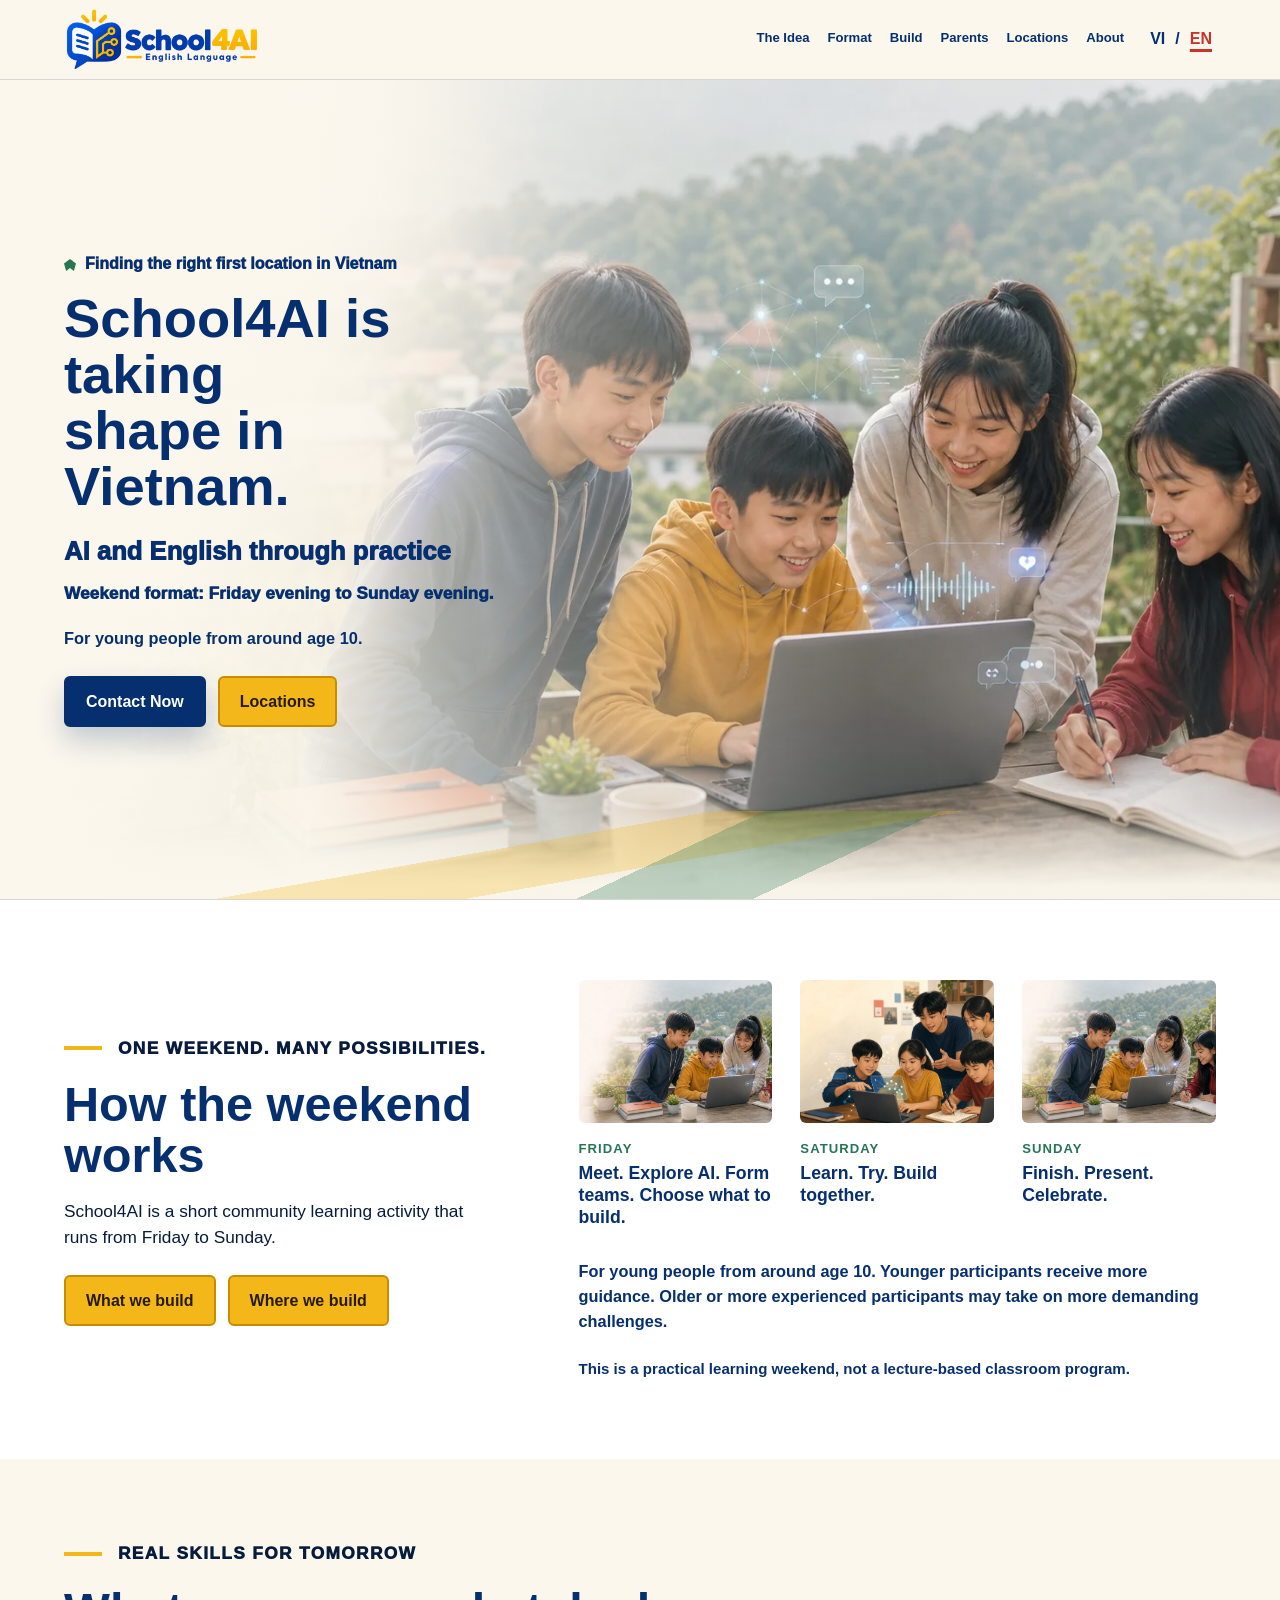
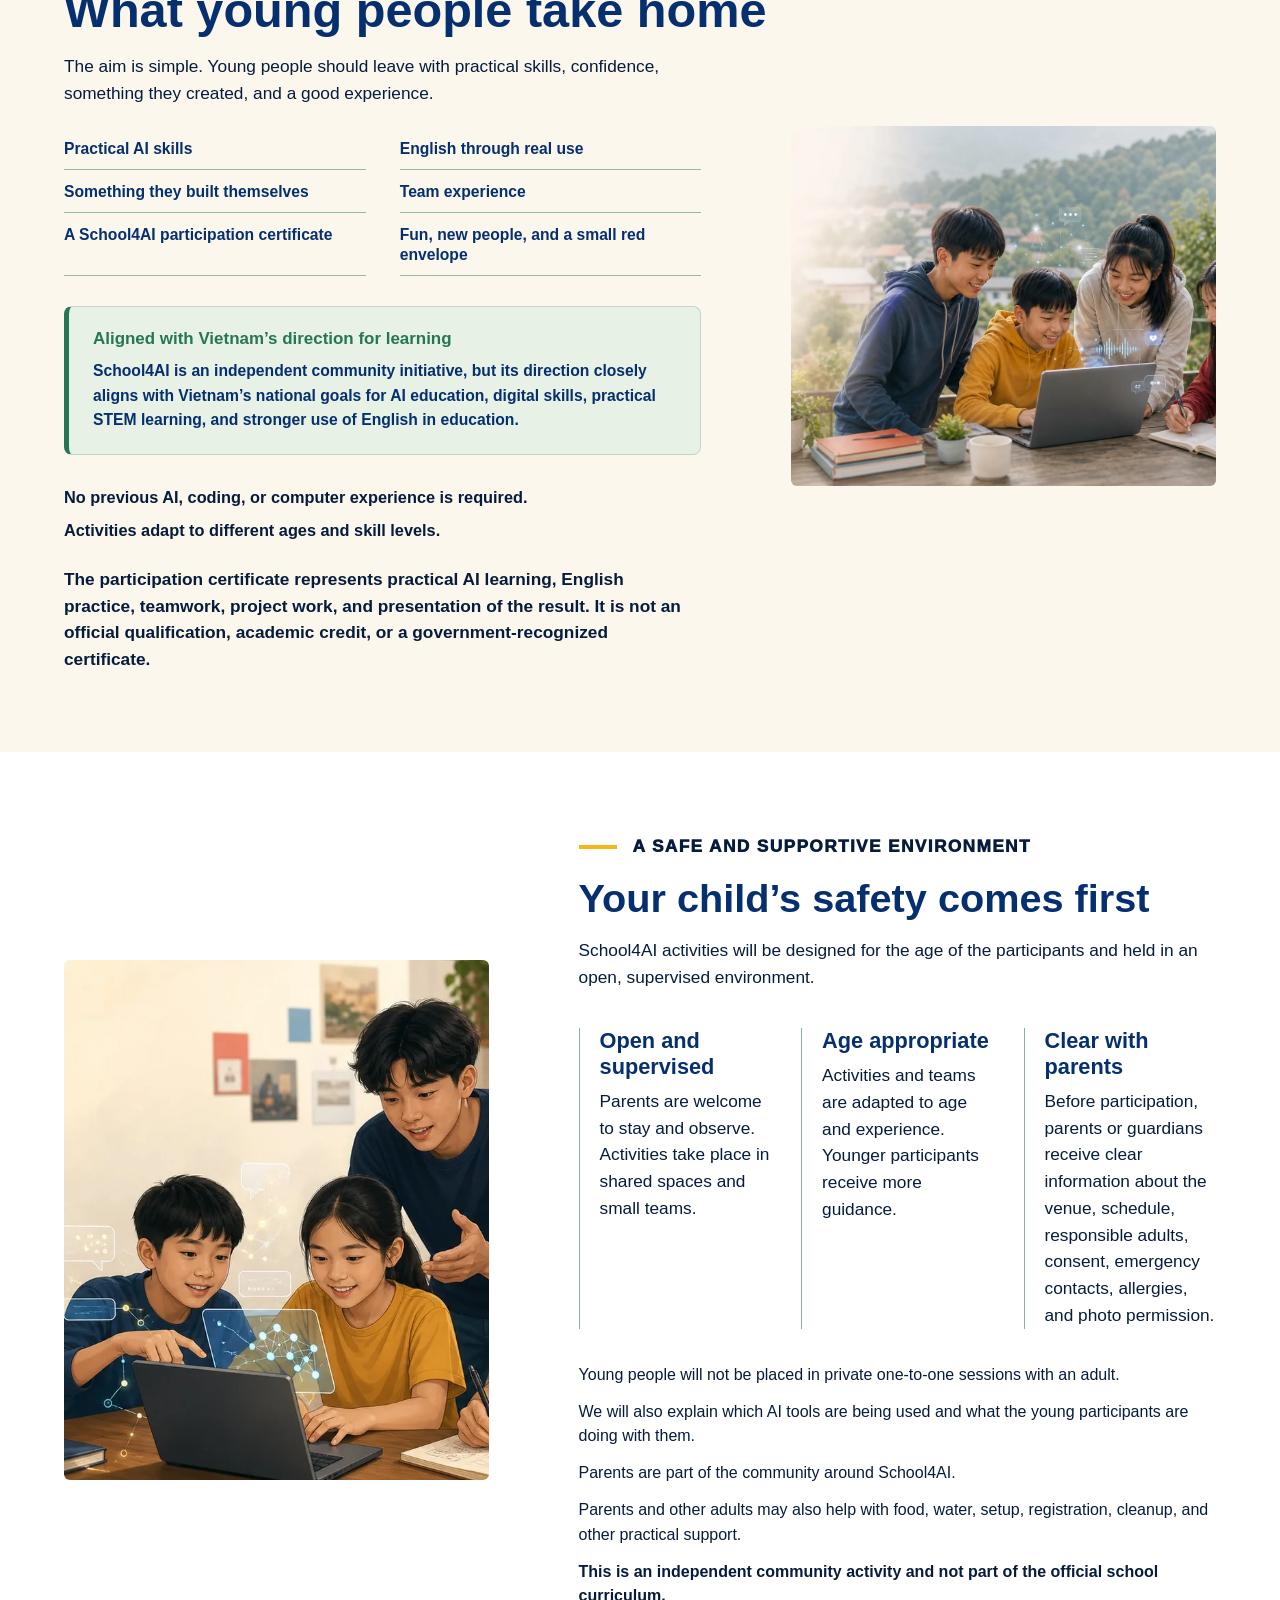
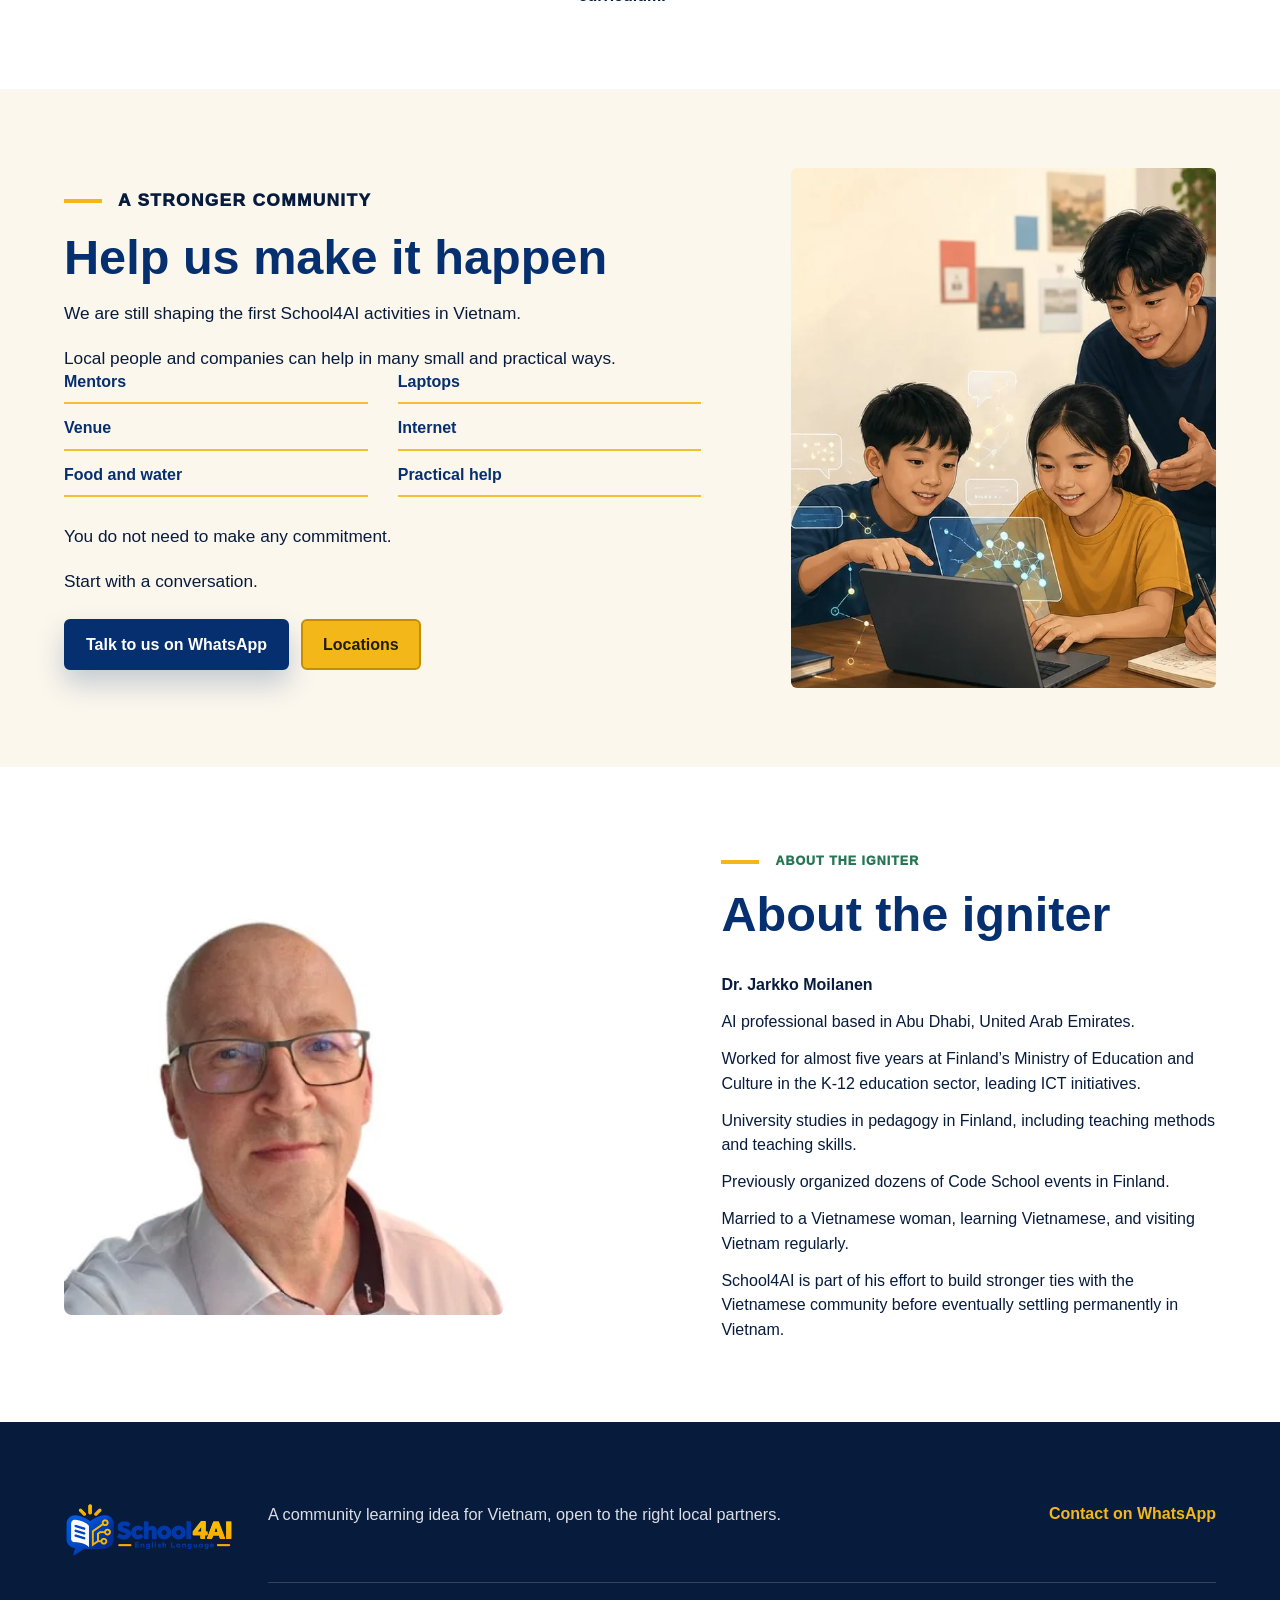
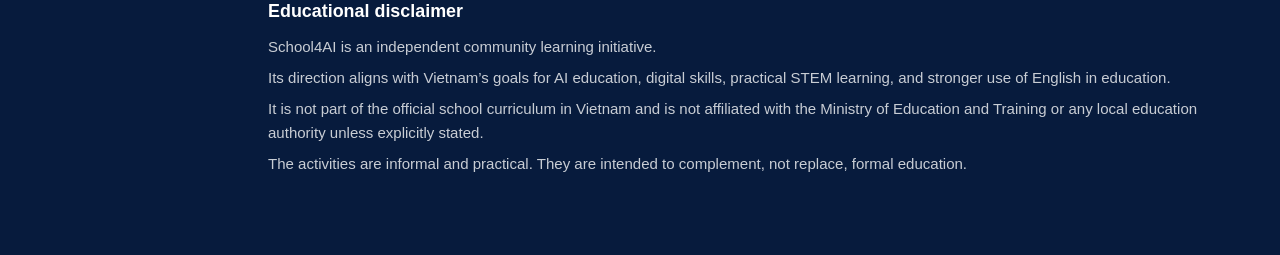
<file: en.html>
<!doctype html>
<html lang="en">
  <head>
    <meta charset="utf-8">
    <meta name="viewport" content="width=device-width, initial-scale=1">
    <title>School4AI | Community learning in Vietnam</title>
    <meta name="description" content="A community learning idea around AI, English and learning by doing for communities in Vietnam.">
    <meta property="og:title" content="School4AI | Community learning in Vietnam">
    <meta property="og:description" content="A community learning idea around AI, English and learning by doing for communities in Vietnam.">
    <meta property="og:type" content="website">
    <meta property="og:url" content="https://school4ai.net/en.html">
    <meta property="og:image" content="assets/hero-community-yen-bai.webp">
    <meta name="twitter:card" content="summary_large_image">
    <meta name="twitter:title" content="School4AI | Community learning in Vietnam">
    <meta name="twitter:description" content="A community learning idea around AI, English and learning by doing for communities in Vietnam.">
    <meta name="twitter:image" content="assets/hero-community-yen-bai.webp">
    <link rel="canonical" href="https://school4ai.net/en.html">
    <link rel="icon" href="assets/favicon.svg" type="image/svg+xml">
    <link rel="preload" href="assets/logo-en.webp" as="image">
    <link rel="preload" href="assets/hero-community-yen-bai.webp" as="image">
    <!-- Google tag (gtag.js) -->
    <script async src="https://www.googletagmanager.com/gtag/js?id=G-9BZ2C9CHVC"></script>
    <script>
      window.dataLayer = window.dataLayer || [];
      function gtag(){dataLayer.push(arguments);}
      gtag('js', new Date());

      gtag('config', 'G-9BZ2C9CHVC');
    </script>
    <link rel="stylesheet" href="css/styles.css?v=20260907-1">
  </head>
  <body>
    <header class="site-header">
      <a class="brand" href="#top" aria-label="School4AI">
        <img id="site-logo" src="assets/logo-en.webp" alt="School4AI, English Language">
      </a>
      <nav class="main-nav" aria-label="Main navigation">
        <a href="#idea">The Idea</a>
        <a href="#format">Format</a>
        <a href="apps-en.html">Build</a>
        <a href="#parents">Parents</a>
        <a href="locations-en.html">Locations</a>
        <a href="#about">About</a>
      </nav>
      <div class="language-switch" aria-label="Language">
        <a href="index.html">VI</a>
        <span aria-hidden="true">/</span>
        <a href="en.html" class="active" aria-current="page">EN</a>
      </div>
      <button class="mobile-menu-button" type="button" popovertarget="mobile-menu-en" aria-label="Open menu"><span></span><span></span><span></span></button>
      <nav class="mobile-menu-panel" id="mobile-menu-en" popover aria-label="Mobile navigation">
        <a href="#idea">The Idea</a>
        <a href="#format">Format</a>
        <a href="apps-en.html">Build</a>
        <a href="#parents">Parents</a>
        <a href="locations-en.html">Locations</a>
        <a href="#about">About</a>
      </nav>
    </header>

    <main id="top">
      <section class="hero">
        <div class="hero-copy">
          <p class="location-line">Finding the right first location in Vietnam</p>
          <h1>School4AI is taking<br>shape in Vietnam.</h1>
          <p class="hero-subheadline">AI and English through practice</p>
          <p class="format-line">Weekend format: Friday evening to Sunday evening.</p>
          <p class="age-line">For young people from <br class="mobile-break">around age 10.</p>
          <div class="hero-actions">
            <a class="button primary whatsapp-link" href="https://wa.me/971509718065?text=Hello%20Jarkko.%20I%20saw%20the%20School4AI%20idea%20and%20I%20am%20interested%20in%20hearing%20more.">Contact Now</a>
            <a class="button secondary" href="locations-en.html">Locations</a>
          </div>
        </div>
        <div class="hero-panel">
          <img src="assets/hero-community-yen-bai.webp" alt="Vietnamese young people from around age 10 through older youth experimenting with AI on laptops">
        </div>
      </section>

      <section id="format" class="story-section weekend-section" aria-labelledby="weekend-title">
        <span id="idea" class="anchor-marker"></span>
        <div class="story-heading">
          <p class="story-label">One weekend. Many possibilities.</p>
          <h2 id="weekend-title">How the weekend works</h2>
          <p>School4AI is a short community learning activity that runs from Friday to Sunday.</p>
          <div class="section-actions">
            <a class="button secondary" href="apps-en.html">What we build</a>
            <a class="button secondary" href="locations-en.html">Where we build</a>
          </div>
        </div>
        <div class="story-body">
          <ol class="photo-moments"><li><img src="assets/hero-community-yen-bai.webp" alt=""><strong>Friday</strong><span>Meet. Explore AI. Form teams. Choose what to build.</span></li><li><img src="assets/hero-mixed-age.webp" alt=""><strong>Saturday</strong><span>Learn. Try. Build together.</span></li><li><img src="assets/hero-community-yen-bai.webp" alt=""><strong>Sunday</strong><span>Finish. Present. Celebrate.</span></li></ol>
          <p class="plain-note">For young people from around age 10. Younger participants receive more guidance. Older or more experienced participants may take on more demanding challenges.</p>
          <p class="supporting-line">This is a practical learning weekend, not a lecture-based classroom program.</p>
        </div>
      </section>

      <section id="young" class="story-section value-section visual-section" aria-labelledby="young-title">
        <div class="story-heading">
          <p class="story-label">Real skills for tomorrow</p>
          <h2 id="young-title">What young people take home</h2>
          <p>The aim is simple. Young people should leave with practical skills, confidence, something they created, and a good experience.</p>
          <ul class="value-list"><li>Practical AI skills</li><li>English through real use</li><li>Something they built themselves</li><li>Team experience</li><li>A School4AI participation certificate</li><li>Fun, new people, and a small red envelope</li></ul>
          <div class="alignment-note">
            <strong>Aligned with Vietnam’s direction for learning</strong>
            <p>School4AI is an independent community initiative, but its direction closely aligns with Vietnam’s national goals for AI education, digital skills, practical STEM learning, and stronger use of English in education.</p>
          </div>
          <div class="plain-note">
            <p>No previous AI, coding, or computer experience is required.</p>
            <p>Activities adapt to different ages and skill levels.</p>
          </div>
          <p class="supporting-line">The participation certificate represents practical AI learning, English practice, teamwork, project work, and presentation of the result. It is not an official qualification, academic credit, or a government-recognized certificate.</p>
        </div>
        <figure class="story-photo value-photo"><img src="assets/hero-community-yen-bai.webp" alt="Young Vietnamese participants working together with a laptop"></figure>
      </section>

      <section id="parents" class="story-section safety-section visual-section image-left" aria-labelledby="parents-title">
        <figure class="story-photo safety-photo"><img src="assets/hero-mixed-age.webp" alt="An adult nearby while young people work together with laptops"></figure>
        <div class="story-heading">
          <p class="story-label">A safe and supportive environment</p>
          <h2 id="parents-title">Your child’s safety comes first</h2>
          <p>School4AI activities will be designed for the age of the participants and held in an open, supervised environment.</p>
          <div class="simple-blocks"><article><h3>Open and supervised</h3><p>Parents are welcome to stay and observe. Activities take place in shared spaces and small teams.</p></article><article><h3>Age appropriate</h3><p>Activities and teams are adapted to age and experience. Younger participants receive more guidance.</p></article><article><h3>Clear with parents</h3><p>Before participation, parents or guardians receive clear information about the venue, schedule, responsible adults, consent, emergency contacts, allergies, and photo permission.</p></article></div>
          <div class="copy-stack compact-copy">
            <p>Young people will not be placed in private one-to-one sessions with an adult.</p>
            <p>We will also explain which AI tools are being used and what the young participants are doing with them.</p>
            <p>Parents are part of the community around School4AI.</p>
            <p>Parents and other adults may also help with food, water, setup, registration, cleanup, and other practical support.</p>
            <p class="parent-disclaimer">This is an independent community activity and not part of the official school curriculum.</p>
          </div>
        </div>
      </section>

      <section id="involved" class="story-section help-section visual-section" aria-labelledby="involved-title">
        <div class="story-heading">
          <p class="story-label">A stronger community</p>
          <h2 id="involved-title">Help us make it happen</h2>
          <p>We are still shaping the first School4AI activities in Vietnam.</p>
          <p>Local people and companies can help in many small and practical ways.</p>
          <ul class="simple-list two-column-list"><li>Mentors</li><li>Laptops</li><li>Venue</li><li>Internet</li><li>Food and water</li><li>Practical help</li></ul>
          <p>You do not need to make any commitment.</p>
          <p>Start with a conversation.</p>
          <div class="section-actions">
            <a class="button primary whatsapp-link" href="https://wa.me/971509718065?text=Hello%20Jarkko.%20I%20saw%20the%20School4AI%20idea%20and%20I%20am%20interested%20in%20hearing%20more.">Talk to us on WhatsApp</a>
            <a class="button secondary" href="locations-en.html">Locations</a>
          </div>
        </div>
        <figure class="story-photo help-photo"><img src="assets/hero-mixed-age.webp" alt="Community members helping young people learn with laptops"></figure>
      </section>

      <section id="about" class="about-section">
        <div class="about-visual">
          <img class="about-scene" src="assets/jarkko-moilanen.webp" alt="Portrait of Dr. Jarkko Moilanen">
        </div>
        <div class="section-copy">
          <p class="story-label">About the igniter</p>
          <h2>About the igniter</h2>
          <div class="copy-stack compact-copy"><p><strong>Dr. Jarkko Moilanen</strong></p>
          <p>AI professional based in Abu Dhabi, United Arab Emirates.</p>
          <p>Worked for almost five years at Finland’s Ministry of Education and Culture in the K-12 education sector, leading ICT initiatives.</p>
          <p>University studies in pedagogy in Finland, including teaching methods and teaching skills.</p>
          <p>Previously organized dozens of Code School events in Finland.</p>
          <p>Married to a Vietnamese woman, learning Vietnamese, and visiting Vietnam regularly.</p>
          <p>School4AI is part of his effort to build stronger ties with the Vietnamese community before eventually settling permanently in Vietnam.</p></div>
        </div>
      </section>
    </main>

    <footer class="site-footer">
      <img id="footer-logo" src="assets/logo-en.webp" alt="School4AI, English Language">
      <p>A community learning idea for Vietnam, open to the right local partners.</p>
      <a class="whatsapp-link" href="https://wa.me/971509718065?text=Hello%20Jarkko.%20I%20saw%20the%20School4AI%20idea%20and%20I%20am%20interested%20in%20hearing%20more.">Contact on WhatsApp</a>
      <div class="footer-disclaimer">
        <h2>Educational disclaimer</h2>
        <p>School4AI is an independent community learning initiative.</p>
        <p>Its direction aligns with Vietnam’s goals for AI education, digital skills, practical STEM learning, and stronger use of English in education.</p>
        <p>It is not part of the official school curriculum in Vietnam and is not affiliated with the Ministry of Education and Training or any local education authority unless explicitly stated.</p>
        <p>The activities are informal and practical. They are intended to complement, not replace, formal education.</p>
      </div>
    </footer>
  </body>
</html>
</file>
<file: css/styles.css>
:root {
  --blue: #0055c8;
  --blue-dark: #062f70;
  --blue-ink: #071b3d;
  --gold: #f3b719;
  --red: #c9342a;
  --green: #277653;
  --leaf: #e7f1e6;
  --paper: #fbf7ed;
  --warm: #efe0c6;
  --white: #ffffff;
  --muted: #5c6574;
  --line: rgba(7, 27, 61, 0.14);
  --shadow: 0 24px 70px rgba(7, 27, 61, 0.18);
  --radius: 8px;
  color-scheme: light;
}

* {
  box-sizing: border-box;
}

html {
  scroll-behavior: smooth;
}

body {
  margin: 0;
  background: var(--paper);
  color: var(--blue-ink);
  font-family: Arial, Helvetica, sans-serif;
  line-height: 1.55;
}

a {
  color: inherit;
}

img {
  display: block;
  max-width: 100%;
}

:focus-visible {
  outline: 3px solid var(--gold);
  outline-offset: 4px;
}

.site-header {
  display: grid;
  grid-template-columns: 196px 1fr auto;
  align-items: center;
  gap: 22px;
  min-width: 0;
  padding: 7px clamp(18px, 5vw, 78px);
  background: var(--paper);
  border-bottom: 1px solid var(--line);
}

.brand {
  width: 196px;
  min-height: 48px;
  display: flex;
  align-items: center;
}

.brand img {
  width: 196px;
  height: auto;
}

.main-nav {
  display: flex;
  justify-content: flex-end;
  align-items: center;
  gap: clamp(14px, 1.4vw, 24px);
  min-width: 0;
  color: var(--blue-dark);
  font-size: clamp(0.82rem, 0.78vw, 0.88rem);
  font-weight: 800;
}

.main-nav a,
.site-footer a {
  text-decoration: none;
}

.main-nav a {
  flex: 0 0 auto;
  padding: 5px 0;
  border-bottom: 2px solid transparent;
  white-space: nowrap;
}

.main-nav a:hover {
  border-bottom-color: var(--gold);
}

.language-switch {
  display: flex;
  align-items: center;
  gap: 6px;
  color: var(--blue-dark);
  font-weight: 900;
}

.language-switch a {
  padding: 4px;
  color: var(--blue-dark);
  text-decoration: none;
}

.language-switch a.active {
  color: var(--red);
  text-decoration: underline;
  text-decoration-thickness: 3px;
  text-underline-offset: 5px;
}

.mobile-menu-button,
.mobile-menu-panel {
  display: none;
}

.mobile-break {
  display: none;
}

main > section,
.site-footer {
  scroll-margin-top: 82px;
  padding: clamp(54px, 6.2vw, 92px) clamp(20px, 5vw, 80px);
}

.hero {
  position: relative;
  min-height: calc(100vh - 80px);
  display: grid;
  grid-template-columns: minmax(360px, 0.38fr) minmax(0, 0.62fr);
  align-items: center;
  overflow: hidden;
  background: #fbf7ed;
  border-bottom: 1px solid var(--line);
}

.hero::before,
.hero::after {
  content: "";
  position: absolute;
  pointer-events: none;
}

.hero::before {
  inset: 0;
  z-index: 1;
  background:
    linear-gradient(90deg, rgba(251, 247, 237, 0.98) 0%, rgba(251, 247, 237, 0.93) 24%, rgba(251, 247, 237, 0.42) 43%, rgba(251, 247, 237, 0.06) 68%),
    linear-gradient(180deg, rgba(251, 247, 237, 0.18) 0%, rgba(251, 247, 237, 0) 54%, rgba(251, 247, 237, 0.2) 100%);
}

.hero::after {
  left: 0;
  right: 0;
  bottom: -1px;
  z-index: 2;
  height: clamp(42px, 7vw, 96px);
  background:
    linear-gradient(155deg, transparent 52%, rgba(39, 118, 83, 0.28) 52% 64%, transparent 64%),
    linear-gradient(170deg, transparent 40%, rgba(243, 183, 25, 0.28) 40% 54%, transparent 54%),
    linear-gradient(180deg, transparent 0%, rgba(251, 247, 237, 0.95) 84%);
}

.hero-copy,
.section-copy,
.copy-stack {
  max-width: 690px;
}

.hero-copy {
  position: relative;
  z-index: 3;
  max-width: 560px;
  align-self: center;
}

.section-kicker,
.location-line {
  margin: 0 0 14px;
  color: var(--red);
  font-size: 0.78rem;
  font-weight: 950;
  letter-spacing: 0;
  text-transform: uppercase;
}

.location-line {
  display: inline-flex;
  align-items: center;
  gap: 9px;
  color: var(--blue-dark);
  font-size: 1rem;
  text-transform: none;
}

.location-line::before {
  content: "";
  width: 12px;
  height: 12px;
  background: var(--green);
  clip-path: polygon(50% 0, 100% 38%, 82% 100%, 50% 76%, 18% 100%, 0 38%);
}

h1,
h2 {
  margin: 0;
  color: var(--blue-dark);
  line-height: 1.03;
  letter-spacing: 0;
}

h1 {
  max-width: 560px;
  font-size: clamp(2.55rem, 4.25vw, 4.35rem);
  overflow-wrap: break-word;
}

html[lang="vi"] .hero h1 {
  font-size: clamp(2.25rem, 3.3vw, 3.35rem);
}

h2 {
  font-size: clamp(1.85rem, 3.8vw, 3.6rem);
}

p {
  margin: 18px 0 0;
  font-size: clamp(1.02rem, 1.25vw, 1.17rem);
}

.lead {
  color: var(--green);
  font-size: clamp(1.05rem, 1.45vw, 1.32rem);
  font-weight: 850;
}

.hero-subheadline {
  margin: 22px 0 0;
  color: var(--blue-dark);
  font-size: clamp(1.25rem, 2vw, 2rem);
  font-weight: 950;
  line-height: 1.14;
}

.age-line {
  display: inline-block;
  margin: 22px 0 0;
  padding: 0;
  background: transparent;
  border-left: 0;
  color: var(--blue-dark);
  font-size: clamp(1rem, 1.28vw, 1.14rem);
  font-weight: 900;
}

.format-line {
  max-width: 460px;
  margin: 16px 0 0;
  color: var(--blue-dark);
  font-size: clamp(1rem, 1.35vw, 1.2rem);
  font-weight: 950;
  line-height: 1.25;
}

.promise-list {
  display: grid;
  gap: 8px;
  margin: 18px 0 0;
  padding: 0;
  color: var(--blue-dark);
  font-size: clamp(1.12rem, 1.65vw, 1.46rem);
  font-weight: 900;
  line-height: 1.22;
  list-style: none;
}

.button {
  display: inline-flex;
  align-items: center;
  justify-content: center;
  min-height: 50px;
  margin-top: 24px;
  padding: 14px 20px;
  border: 2px solid var(--blue-dark);
  border-radius: 6px;
  font-weight: 900;
  line-height: 1.2;
  text-decoration: none;
  transition: transform 160ms ease, box-shadow 160ms ease, background 160ms ease;
}

.button:hover {
  transform: translateY(-1px);
}

.button.primary {
  background: var(--blue-dark);
  color: var(--white);
  border-color: var(--blue-dark);
  box-shadow: 0 14px 28px rgba(6, 47, 112, 0.22);
}

.hero .button {
  display: flex;
  width: max-content;
  max-width: 100%;
}

.hero-actions {
  display: flex;
  flex-wrap: wrap;
  gap: 12px;
  align-items: center;
  margin-top: 24px;
}

.hero-actions .button,
.section-actions .button {
  margin-top: 0;
}

.section-actions {
  display: flex;
  flex-wrap: wrap;
  gap: 12px;
  align-items: center;
  margin-top: 24px;
}

.button.secondary {
  background: var(--gold);
  color: #251b00;
  border-color: #c78d00;
}

.hero-panel {
  position: absolute;
  inset: 0;
  z-index: 0;
}

.hero-panel img {
  position: absolute;
  inset: 0;
  width: 100%;
  height: 100%;
  object-fit: cover;
  object-position: 68% 50%;
}

.hero-caption {
  display: none;
}

.story-section {
  position: relative;
  display: grid;
  grid-template-columns: minmax(300px, 0.4fr) minmax(420px, 0.6fr);
  gap: clamp(50px, 7vw, 118px);
  align-items: center;
  max-width: 1760px;
  margin-inline: auto;
  background: var(--white);
  border-bottom: 0;
}

.story-section:nth-of-type(odd) {
  background: var(--paper);
  grid-template-columns: minmax(420px, 0.6fr) minmax(300px, 0.4fr);
}

.story-heading {
  max-width: 680px;
}

.value-section .story-heading {
  max-width: 820px;
}

@media (min-width: 900px) {
  html[lang="en"] .safety-section .story-heading {
    max-width: 860px;
  }

  html[lang="en"] #parents-title {
    white-space: nowrap;
    font-size: clamp(2.35rem, 3.1vw, 3.05rem);
  }
}

#young-title {
  white-space: nowrap;
}

.story-heading p {
  max-width: 620px;
  color: var(--blue-ink);
  font-size: clamp(1.05rem, 1.35vw, 1.22rem);
}

.story-body {
  max-width: 880px;
}

.story-label {
  display: inline-flex;
  align-items: center;
  gap: 16px;
  margin: 0 0 18px;
  color: var(--green);
  font-size: 0.78rem;
  font-weight: 950;
  letter-spacing: 0.08em;
  text-transform: uppercase;
}

.story-label::before {
  content: "";
  width: 38px;
  height: 4px;
  background: var(--gold);
}

.anchor-marker {
  position: absolute;
  top: 0;
}

.story-photo {
  position: relative;
  margin: 0;
  overflow: hidden;
  border-radius: 6px;
}

.story-photo img {
  width: 100%;
  height: 100%;
  min-height: 360px;
  object-fit: cover;
}

.value-photo img {
  object-position: 66% 48%;
}

.safety-photo img,
.help-photo img {
  min-height: 520px;
  object-position: 48% 50%;
}

.value-list,
.simple-list {
  display: grid;
  margin: 0;
  padding: 0;
  list-style: none;
}

.value-list {
  grid-template-columns: repeat(2, minmax(0, 1fr));
  gap: 12px 34px;
  margin-top: 32px;
}

.value-list li,
.simple-list li {
  color: var(--blue-dark);
  font-weight: 900;
  line-height: 1.28;
}

.value-list li {
  padding: 0 0 10px;
  border-bottom: 1px solid rgba(39, 118, 83, 0.48);
  font-size: clamp(0.98rem, 1.22vw, 1.1rem);
}

.plain-note {
  margin-top: 30px;
  color: var(--blue-dark);
  font-weight: 850;
}

div.plain-note {
  display: grid;
  gap: 8px;
}

.plain-note p,
.plain-note {
  font-size: clamp(1.02rem, 1.18vw, 1.12rem);
}

.plain-note p {
  margin: 0;
}

.alignment-note {
  max-width: 760px;
  margin-top: 30px;
  padding: 22px 24px;
  background: var(--leaf);
  border: 1px solid rgba(39, 118, 83, 0.2);
  border-left: 5px solid var(--green);
  border-radius: var(--radius);
}

.alignment-note strong {
  display: block;
  color: var(--green);
  font-size: clamp(1.06rem, 1.28vw, 1.18rem);
  line-height: 1.2;
}

.alignment-note p {
  margin-top: 10px;
  color: var(--blue-dark);
  font-size: clamp(0.98rem, 1.08vw, 1.05rem);
  font-weight: 780;
}

.supporting-line {
  max-width: 760px;
  margin-top: 22px;
  color: var(--blue-dark);
  font-size: clamp(0.94rem, 1.04vw, 1.02rem);
  font-weight: 760;
}

.photo-moments {
  display: grid;
  grid-template-columns: repeat(3, minmax(0, 1fr));
  gap: 28px;
  margin: 0;
  padding: 0;
  list-style: none;
}

.photo-moments li {
  display: grid;
  align-content: start;
}

.photo-moments img {
  width: 100%;
  aspect-ratio: 1.35;
  object-fit: cover;
  border-radius: 6px;
}

.photo-moments li:first-child img {
  object-position: 42% 52%;
}

.photo-moments li:nth-child(2) img {
  object-position: 52% 52%;
}

.photo-moments li:nth-child(3) img {
  object-position: 78% 48%;
}

.photo-moments strong {
  margin-top: 18px;
  color: var(--green);
  font-size: 0.82rem;
  letter-spacing: 0.08em;
  line-height: 1.2;
  text-transform: uppercase;
}

.photo-moments span {
  display: block;
  margin-top: 6px;
  color: var(--blue-dark);
  font-size: clamp(1.02rem, 1.38vw, 1.22rem);
  font-weight: 900;
  line-height: 1.24;
}

.day-list {
  display: grid;
  gap: 0;
  margin: 0;
  padding: 0;
  list-style: none;
}

.day-list li {
  display: grid;
  grid-template-columns: minmax(100px, 0.22fr) minmax(0, 0.78fr);
  gap: 24px;
  padding: 22px 0;
  border-top: 1px solid var(--line);
}

.day-list li:last-child {
  border-bottom: 1px solid var(--line);
}

.day-list strong {
  color: var(--red);
  font-size: 0.98rem;
  line-height: 1.25;
}

.day-list span {
  color: var(--blue-dark);
  font-size: clamp(1.05rem, 1.55vw, 1.32rem);
  font-weight: 900;
  line-height: 1.24;
}

.simple-blocks {
  display: grid;
  grid-template-columns: repeat(3, minmax(0, 1fr));
  gap: 30px;
  margin-top: 38px;
}

.simple-blocks article {
  padding-left: 20px;
  border-left: 1px solid rgba(39, 118, 83, 0.55);
}

.simple-blocks h3 {
  margin: 0;
  color: var(--blue-dark);
  font-size: clamp(1.12rem, 1.7vw, 1.42rem);
  line-height: 1.18;
}

.simple-blocks p,
.compact-copy p {
  max-width: 760px;
}

.simple-blocks p {
  margin-top: 8px;
}

.compact-copy {
  margin-top: 34px;
}

.compact-copy p {
  margin-top: 12px;
  font-size: clamp(1rem, 1.12vw, 1.08rem);
}

.two-column-list {
  grid-template-columns: repeat(2, minmax(0, 1fr));
  gap: 14px 30px;
  margin-bottom: 26px;
}

.two-column-list li {
  padding-bottom: 10px;
  border-bottom: 2px solid rgba(243, 183, 25, 0.88);
}

.format-section,
.take-home-section,
.intro-section,
.split-section,
.idea-section,
.audience-band,
.involved-section,
.about-section,
.contact-section,
.disclaimer-section {
  display: grid;
  grid-template-columns: minmax(280px, 0.42fr) minmax(360px, 0.58fr);
  gap: clamp(42px, 6vw, 96px);
  align-items: start;
  max-width: 1760px;
  margin-inline: auto;
  background: var(--white);
  border-bottom: 1px solid var(--line);
}

.take-home-section,
.split-section,
.audience-band {
  grid-template-columns: minmax(360px, 0.58fr) minmax(280px, 0.42fr);
}

.idea-section,
.involved-section,
.disclaimer-section {
  background: var(--leaf);
}

.about-section {
  grid-template-columns: minmax(320px, 0.54fr) minmax(280px, 0.46fr);
  align-items: center;
  border-bottom: 0;
}

.format-section,
.intro-section,
.split-section,
.involved-section,
.contact-section {
  background: var(--white);
}

.take-home-section,
.idea-section,
.audience-band,
.disclaimer-section {
  background: var(--paper);
}

.idea-section > :first-child,
.disclaimer-section > :first-child {
  order: 2;
}

.idea-section > :last-child,
.disclaimer-section > :last-child {
  order: 1;
}

.format-schedule {
  display: grid;
  grid-template-columns: 1fr;
  gap: 0;
  margin: 0;
  padding: 0;
  list-style: none;
  border: 1px solid var(--line);
  border-radius: var(--radius);
  overflow: hidden;
}

.format-schedule li {
  min-height: 0;
  padding: 22px 24px;
  background: rgba(231, 241, 230, 0.72);
  border-bottom: 1px solid var(--line);
}

.format-schedule li:last-child {
  border-bottom: 0;
}

.format-schedule strong,
.format-schedule span {
  display: block;
}

.format-schedule strong {
  color: var(--blue-dark);
  font-size: 1.08rem;
  line-height: 1.2;
}

.format-schedule span {
  margin-top: 12px;
  color: var(--blue-ink);
  font-size: 0.98rem;
  font-weight: 760;
  line-height: 1.4;
}

.take-home-list {
  display: grid;
  grid-template-columns: repeat(2, minmax(0, 1fr));
  gap: 14px;
  margin: 0;
  padding: 0;
  list-style: none;
}

.take-home-list li {
  min-height: 76px;
  padding: 16px 18px;
  background: var(--white);
  border: 1px solid var(--line);
  border-left: 5px solid var(--green);
  border-radius: 6px;
  color: var(--blue-dark);
  font-weight: 850;
  line-height: 1.25;
}

.check-list,
.compact-list {
  display: grid;
  gap: 12px;
  margin: 26px 0 0;
  padding: 0;
  list-style: none;
}

.check-list {
  grid-template-columns: repeat(2, minmax(0, 1fr));
}

.check-list li,
.compact-list li {
  display: grid;
  grid-template-columns: 16px minmax(0, 1fr);
  align-items: start;
  gap: 14px;
  color: var(--blue-ink);
  font-size: 1.01rem;
}

.check-list li::before,
.compact-list li::before {
  content: "";
  margin-top: 0.32em;
  width: 12px;
  height: 12px;
  background: var(--gold);
  border: 3px solid var(--blue-dark);
}

.note {
  margin-top: 28px;
  padding: 0 0 0 20px;
  background: transparent;
  border-left: 4px solid var(--green);
  border-radius: 0;
  color: var(--blue-dark);
  font-weight: 800;
}

.outcome-panel {
  padding: clamp(24px, 3.2vw, 34px);
  background: var(--leaf);
  border: 1px solid rgba(39, 118, 83, 0.16);
  border-top: 5px solid var(--green);
  border-radius: var(--radius);
  color: var(--blue-ink);
}

.value-side {
  display: grid;
  gap: 18px;
}

.outcome-panel p {
  margin: 0 0 18px;
  color: var(--red);
  font-size: 0.8rem;
  font-weight: 950;
  text-transform: uppercase;
}

.outcome-panel strong {
  display: block;
  max-width: 620px;
  color: var(--blue-dark);
  font-size: clamp(1.28rem, 2.15vw, 1.9rem);
  line-height: 1.16;
}

.outcome-panel span {
  display: block;
  margin-top: 22px;
  color: var(--blue-ink);
  font-size: 1.04rem;
}

.certificate-panel {
  padding: clamp(22px, 3vw, 30px);
  background: var(--white);
  border: 1px solid var(--line);
  border-left: 5px solid var(--gold);
  border-radius: var(--radius);
}

.certificate-panel h3 {
  margin: 0;
  color: var(--blue-dark);
  font-size: clamp(1.45rem, 2.4vw, 2.2rem);
  line-height: 1.08;
}

.certificate-panel .compact-list {
  grid-template-columns: repeat(2, minmax(0, 1fr));
}

.certificate-note,
.parent-disclaimer {
  color: var(--blue-dark);
  font-weight: 800;
}

.certificate-note {
  padding-top: 18px;
  border-top: 1px solid var(--line);
}

.narrow {
  max-width: 760px;
}

.learning-path {
  display: grid;
  gap: 0;
  margin: 0;
  padding: 0;
  list-style: none;
  background: var(--white);
  border: 1px solid var(--line);
  border-radius: var(--radius);
  overflow: hidden;
}

.learning-path li {
  counter-increment: path;
  display: grid;
  grid-template-columns: 46px 1fr;
  align-items: center;
  gap: 16px;
  padding: 18px;
  border-bottom: 1px solid rgba(7, 27, 61, 0.12);
  color: var(--blue-dark);
  font-size: clamp(1.05rem, 1.7vw, 1.32rem);
  font-weight: 900;
}

.learning-path li:last-child {
  border-bottom: 0;
}

.learning-path li::before {
  content: counter(path);
  display: grid;
  width: 42px;
  height: 42px;
  place-items: center;
  background: var(--red);
  color: var(--white);
  border-radius: 6px;
  font-size: 1rem;
}

.audience-band .parent-lead {
  color: var(--blue-dark);
  font-size: clamp(1.18rem, 1.7vw, 1.46rem);
  font-weight: 950;
  line-height: 1.25;
}

.audience-band .parent-lead.secondary {
  margin-top: 30px;
  color: var(--green);
  font-size: clamp(1.05rem, 1.35vw, 1.24rem);
}

.parent-safety-list {
  grid-template-columns: repeat(2, minmax(0, 1fr));
  margin: 28px 0;
  padding: 18px 0;
  border-block: 1px solid var(--line);
}

.parent-help-list {
  grid-template-columns: repeat(2, minmax(0, 1fr));
  margin-top: 18px;
}

.audience-band .parent-disclaimer {
  margin-top: 24px;
  color: var(--blue-dark);
}

.support-grid {
  display: grid;
  grid-template-columns: repeat(2, minmax(0, 1fr));
  gap: 12px;
}

.support-grid article {
  min-height: 74px;
  padding: 18px;
  background: var(--white);
  border: 1px solid var(--line);
  border-left: 5px solid var(--green);
  border-radius: var(--radius);
  color: var(--blue-dark);
  font-weight: 850;
}

.about-visual {
  position: relative;
  justify-self: start;
  width: min(440px, 100%);
  aspect-ratio: 1;
  min-height: 0;
  overflow: hidden;
  border-radius: var(--radius);
}

.about-scene {
  width: 100%;
  height: 100%;
  object-fit: cover;
  object-position: 50% 42%;
}

.profile-card {
  position: absolute;
  left: clamp(18px, 3vw, 32px);
  bottom: clamp(18px, 3vw, 32px);
  display: grid;
  grid-template-columns: 86px minmax(0, 1fr);
  align-items: center;
  gap: 16px;
  width: min(420px, calc(100% - 36px));
  margin: 0;
  padding: 14px;
  background: rgba(251, 247, 237, 0.93);
  border: 1px solid rgba(255, 255, 255, 0.72);
  border-radius: var(--radius);
  backdrop-filter: blur(12px);
}

.profile-card img {
  width: 86px;
  height: 86px;
  object-fit: cover;
  border: 3px solid var(--white);
  border-radius: 6px;
  box-shadow: 0 10px 24px rgba(7, 27, 61, 0.22);
}

.profile-card figcaption {
  display: grid;
  gap: 4px;
  min-width: 0;
}

.profile-card strong {
  color: var(--blue-dark);
  font-size: 1rem;
  line-height: 1.15;
}

.profile-card span {
  color: var(--muted);
  font-size: 0.92rem;
  font-weight: 800;
  line-height: 1.25;
}

.disclaimer-section h2 {
  font-size: clamp(1.55rem, 2.8vw, 2.6rem);
}

.disclaimer-section p {
  color: #263650;
  font-size: clamp(0.96rem, 1.1vw, 1.05rem);
}

.contact-action {
  padding: 26px;
  background: var(--white);
  border: 1px solid var(--line);
  border-left: 5px solid var(--gold);
  border-radius: var(--radius);
}

.contact-action p {
  margin: 0 0 8px;
  color: var(--red);
  font-weight: 950;
}

.contact-action > a:not(.button) {
  display: block;
  color: var(--blue-dark);
  font-size: clamp(1.38rem, 2.8vw, 1.9rem);
  font-weight: 950;
  text-decoration: none;
}

.site-footer {
  display: grid;
  grid-template-columns: 170px minmax(220px, 1fr) auto;
  align-items: start;
  gap: 24px 34px;
  background: #071b3d;
  color: var(--white);
}

.site-footer img {
  width: 170px;
}

.site-footer p {
  margin: 0;
  color: rgba(255, 255, 255, 0.86);
}

.site-footer a {
  color: var(--gold);
  font-weight: 850;
}

.footer-disclaimer {
  grid-column: 2 / -1;
  max-width: 980px;
  padding-top: 18px;
  border-top: 1px solid rgba(255, 255, 255, 0.18);
}

.footer-disclaimer h2 {
  margin: 0 0 12px;
  color: var(--white);
  font-size: clamp(1.05rem, 1.4vw, 1.32rem);
  line-height: 1.2;
}

.footer-disclaimer p {
  margin-top: 8px;
  color: rgba(255, 255, 255, 0.78);
  font-size: 0.94rem;
}

.map-page {
  background: var(--white);
}

.map-page .site-header {
  position: relative;
  z-index: 700;
}

.main-nav a[aria-current="page"] {
  color: var(--red);
  border-bottom-color: var(--gold);
}

.locations-shell {
  min-height: calc(100vh - 64px);
  background: var(--paper);
}

.map-intro {
  position: relative;
  display: block;
  max-width: 1760px;
  margin-inline: auto;
  padding: clamp(38px, 4.2vw, 68px) clamp(20px, 5vw, 80px) clamp(24px, 3vw, 38px);
  background: var(--paper);
}

.map-intro h1 {
  max-width: 1320px;
  color: var(--blue-dark);
  font-size: clamp(3rem, 4vw, 4rem);
  line-height: 0.98;
}

.map-intro h1 span {
  display: block;
  margin-bottom: 2px;
  font-size: 0.98em;
  line-height: 0.98;
}

.map-intro h1 strong {
  font-weight: inherit;
}

.map-copy-column {
  max-width: 1100px;
  margin-top: 18px;
}

.map-copy-column p {
  margin-top: 0;
  color: var(--blue-ink);
  font-size: clamp(1rem, 1.12vw, 1.08rem);
  line-height: 1.42;
}

.map-copy-column p + p {
  margin-top: 16px;
  color: var(--blue-dark);
  font-weight: 900;
}

.text-action,
.map-action {
  display: inline-block;
  margin-top: 8px;
}

.text-action {
  color: var(--blue-dark);
  font-weight: 900;
  text-decoration-thickness: 2px;
  text-underline-offset: 4px;
}

.map-action {
  min-height: 52px;
  padding: 15px 24px;
  background: var(--green);
  color: var(--white);
  font-size: 0.96rem;
  font-weight: 900;
  text-decoration: none;
}

.map-action:hover,
.map-action:focus-visible {
  background: var(--blue-dark);
}

.map-action span {
  margin-left: 10px;
}

.map-workspace {
  position: relative;
  width: 100%;
  padding: clamp(20px, 2.8vw, 34px) 0 clamp(36px, 4vw, 62px);
  background: linear-gradient(180deg, rgba(226, 239, 229, 0.92), rgba(226, 239, 229, 0.66));
}

.map-workspace > * {
  max-width: 1760px;
  margin-inline: auto;
  padding-inline: clamp(20px, 5vw, 80px);
  box-sizing: border-box;
}

.map-layout {
  display: grid;
  grid-template-columns: minmax(0, 0.74fr) minmax(300px, 0.26fr);
  gap: 24px;
  align-items: stretch;
}

.locations-map {
  position: relative;
  contain: layout paint;
  min-height: min(76vh, 800px);
  height: min(76vh, 800px);
  overflow: hidden;
  border: 1px solid rgba(7, 27, 61, 0.12);
  border-radius: 8px;
  background: #cfe6e8;
}

.locations-map .leaflet-pane,
.locations-map .leaflet-tile,
.locations-map .leaflet-marker-icon,
.locations-map .leaflet-marker-shadow,
.locations-map .leaflet-tile-container,
.locations-map .leaflet-pane > svg,
.locations-map .leaflet-pane > canvas,
.locations-map .leaflet-zoom-box,
.locations-map .leaflet-image-layer,
.locations-map .leaflet-layer {
  position: absolute;
  left: 0;
  top: 0;
}

.locations-map .leaflet-map-pane {
  z-index: 400;
}

.locations-map .leaflet-tile-pane {
  z-index: 200;
}

.locations-map .leaflet-overlay-pane {
  z-index: 400;
}

.locations-map .leaflet-shadow-pane {
  z-index: 500;
}

.locations-map .leaflet-marker-pane {
  z-index: 600;
}

.locations-map .leaflet-popup-pane {
  z-index: 700;
}

.locations-map .leaflet-marker-icon,
.locations-map .leaflet-marker-shadow {
  display: block;
  pointer-events: auto;
}

.locations-map .leaflet-interactive {
  cursor: pointer;
}

.panel-eyebrow {
  margin: 0;
  color: var(--green);
  font-size: 0.76rem;
  font-weight: 950;
  letter-spacing: 0.08em;
  text-transform: uppercase;
}

.school-marker {
  z-index: 1000 !important;
  background: rgba(255, 255, 255, 0.01);
  border-radius: 50%;
  pointer-events: auto;
}

.school-marker span {
  position: relative;
  display: block;
  width: 30px;
  height: 30px;
  background: var(--blue-dark);
  border: 4px solid var(--white);
  border-radius: 50% 50% 50% 0;
  box-shadow: 0 8px 18px rgba(7, 27, 61, 0.32);
  transform: rotate(-45deg);
}

.school-marker span::after {
  content: "";
  position: absolute;
  inset: 7px;
  background: var(--gold);
  border-radius: 50%;
}

.selected-marker {
  z-index: 1200 !important;
}

.selected-marker span {
  width: 38px;
  height: 38px;
  border-color: var(--gold);
  box-shadow:
    0 0 0 6px rgba(243, 183, 25, 0.28),
    0 14px 26px rgba(7, 27, 61, 0.36);
}

.selected-marker span::after {
  inset: 9px;
  background: var(--white);
  box-shadow: inset 0 0 0 5px var(--gold);
}

.partner-marker span {
  background: var(--gold);
}

.partner-marker span::after {
  background: var(--green);
}

.map-detail-panel {
  display: grid;
  grid-template-rows: minmax(0, 1fr) auto;
  align-content: start;
  min-height: min(76vh, 800px);
  padding: clamp(22px, 2.4vw, 34px);
  background: rgba(255, 255, 255, 0.92);
  box-shadow: 0 16px 36px rgba(7, 27, 61, 0.08);
  color: var(--blue-ink);
}

.map-suggest-panel {
  margin-top: clamp(24px, 4vw, 48px);
  padding-top: 22px;
  border-top: 1px solid rgba(7, 27, 61, 0.14);
}

.map-suggest-panel p {
  margin: 0;
  color: var(--blue-dark);
  font-size: 0.96rem;
  font-weight: 900;
}

.map-location-details {
  margin-top: 0;
}

.map-location-details h2 {
  margin: 4px 0 0;
  color: var(--blue-dark);
  font-size: clamp(1.8rem, 2.4vw, 2.45rem);
  line-height: 1.05;
}

.map-location-details p {
  margin-top: 14px;
  color: var(--blue-ink);
  font-size: 0.98rem;
  line-height: 1.45;
}

.map-location-details .detail-type {
  margin: 0;
  color: var(--green);
  font-size: 0.88rem;
  font-weight: 850;
}

.map-location-details .detail-partner {
  margin-top: 12px;
  color: var(--blue-dark);
  font-size: 1.04rem;
  font-weight: 900;
}

.map-location-details .detail-meta {
  color: rgba(7, 27, 61, 0.72);
  font-size: 0.9rem;
}

.map-location-details .detail-block {
  color: rgba(7, 27, 61, 0.78);
  font-size: 0.92rem;
}

.map-location-details .detail-block strong,
.map-location-details .detail-source strong {
  color: var(--blue-dark);
  font-weight: 900;
}

.map-location-details .detail-source {
  font-size: 0.86rem;
}

.map-location-details .detail-source a {
  color: rgba(7, 27, 61, 0.72);
  font-weight: 760;
}

.map-location-details .button {
  margin-top: 18px;
}

.detail-section-label {
  margin-top: 20px;
  color: var(--green);
  font-size: 0.86rem;
  font-weight: 900;
}

.school-cluster {
  display: grid;
  place-items: center;
  background: rgba(39, 118, 83, 0.84);
  border: 4px solid rgba(255, 255, 255, 0.88);
  border-radius: 50%;
  box-shadow: 0 10px 24px rgba(7, 27, 61, 0.24);
  color: var(--white);
  font-weight: 950;
}

.school-cluster span {
  display: grid;
  place-items: center;
  width: 100%;
  height: 100%;
}

.leaflet-control-zoom a {
  color: var(--blue-dark);
}

.locations-map .leaflet-top,
.locations-map .leaflet-bottom {
  z-index: 650;
}

.locations-map .leaflet-control {
  position: relative;
  z-index: 700;
}

.location-dialog {
  width: min(520px, calc(100vw - 32px));
  padding: 0;
  background: var(--white);
  border: 0;
  border-radius: 8px;
  color: var(--blue-ink);
  box-shadow: 0 30px 80px rgba(7, 27, 61, 0.32);
}

.location-dialog::backdrop {
  background: rgba(7, 27, 61, 0.46);
}

.location-dialog form {
  display: flex;
  justify-content: flex-end;
  padding: 12px 12px 0;
}

.dialog-close {
  display: grid;
  width: 34px;
  height: 34px;
  place-items: center;
  background: var(--paper);
  border: 1px solid var(--line);
  border-radius: 6px;
  color: var(--blue-dark);
  cursor: pointer;
  font-size: 1.1rem;
  font-weight: 900;
}

#location-dialog-content {
  padding: 0 clamp(22px, 4vw, 34px) clamp(26px, 4vw, 36px);
}

#location-dialog-content h2 {
  margin-top: 8px;
  font-size: clamp(2rem, 5vw, 3rem);
}

#location-dialog-content p {
  font-size: 1rem;
}

.location-directory {
  max-width: 1760px;
  margin-inline: auto;
  padding: clamp(22px, 3.2vw, 44px) clamp(20px, 5vw, 80px) clamp(58px, 6vw, 92px);
  background: linear-gradient(180deg, rgba(251, 247, 237, 0) 0%, rgba(243, 183, 25, 0.08) 100%);
}

.directory-heading {
  display: block;
}

.directory-heading h2 {
  max-width: none;
  color: var(--blue-dark);
  font-size: clamp(2.15rem, 3.35vw, 3.55rem);
  line-height: 0.98;
  white-space: nowrap;
}

.directory-heading h2 span {
  color: inherit;
  font-size: inherit;
  white-space: nowrap;
}

.directory-heading p {
  max-width: 620px;
  color: var(--blue-ink);
  font-size: 0.98rem;
  line-height: 1.42;
}

.directory-browser {
  display: grid;
  grid-template-columns: minmax(180px, 240px) minmax(0, 1fr);
  gap: clamp(24px, 3.8vw, 48px);
  margin-top: clamp(22px, 3.2vw, 36px);
}

.directory-filters {
  display: grid;
  align-content: start;
  gap: 20px;
  min-height: 0;
  padding: 18px;
  background: rgba(243, 183, 25, 0.13);
}

.directory-filters fieldset {
  display: grid;
  gap: 7px;
  margin: 0;
  padding: 0;
  border: 0;
}

.directory-filters legend,
.directory-search span {
  margin-bottom: 4px;
  color: var(--blue-dark);
  font-size: 0.82rem;
  font-weight: 950;
}

.directory-filters label,
.directory-search {
  display: grid;
  gap: 7px;
  color: var(--blue-dark);
  font-size: 0.84rem;
  font-weight: 760;
}

.directory-filters fieldset label {
  grid-template-columns: 16px minmax(0, 1fr);
  align-items: center;
}

.directory-filters input[type="radio"] {
  width: 13px;
  height: 13px;
  margin: 0;
  accent-color: var(--green);
}

.directory-search input {
  width: 100%;
  min-height: 38px;
  padding: 9px 10px;
  background: var(--white);
  border: 0;
  color: var(--blue-ink);
  font: inherit;
  font-weight: 700;
}

.directory-search input:focus {
  outline: 3px solid rgba(243, 183, 25, 0.34);
}

.directory-grid {
  display: grid;
  gap: clamp(22px, 3.2vw, 38px);
  margin-top: 0;
}

.directory-list {
  display: grid;
  grid-template-columns: repeat(2, minmax(0, 1fr));
  gap: 16px;
  margin-top: 0;
}

.directory-item {
  display: grid;
  grid-template-columns: minmax(110px, 0.32fr) minmax(0, 0.68fr);
  gap: 15px;
  min-height: 0;
  padding: 12px;
  background: rgba(255, 255, 255, 0.72);
  box-shadow: 0 1px 0 rgba(7, 27, 61, 0.08), 0 14px 30px rgba(7, 27, 61, 0.04);
}

.directory-item.priority-item {
  background: linear-gradient(180deg, rgba(255, 255, 255, 0.98), rgba(251, 247, 237, 0.82));
  box-shadow: 0 18px 34px rgba(7, 27, 61, 0.08);
}

.directory-item.cluster-item {
  grid-template-columns: minmax(140px, 0.28fr) minmax(0, 0.72fr);
  background: linear-gradient(180deg, rgba(255, 255, 255, 0.98), rgba(222, 238, 231, 0.88));
  border-left: 4px solid var(--green);
}

.directory-item.is-selected {
  background: var(--white);
  box-shadow: 0 0 0 2px rgba(39, 118, 83, 0.7), 0 18px 34px rgba(7, 27, 61, 0.1);
}

.directory-item img {
  width: 100%;
  height: 100%;
  min-height: 158px;
  object-fit: cover;
}

.directory-item-copy {
  display: grid;
  align-content: start;
  min-width: 0;
}

.directory-priority {
  width: fit-content;
  margin: 0 0 5px;
  padding: 3px 8px;
  background: rgba(39, 118, 83, 0.12);
  color: var(--green);
  font-size: 0.72rem;
  font-weight: 850;
}

.directory-item:not(.priority-item) .directory-priority {
  background: rgba(243, 183, 25, 0.18);
  color: var(--blue-dark);
}

.directory-item h3 {
  margin: 0;
  color: var(--blue-dark);
  font-size: clamp(1.18rem, 1.55vw, 1.45rem);
  line-height: 1.04;
}

.directory-type {
  margin: 3px 0 0;
  color: rgba(7, 27, 61, 0.78);
  font-size: 0.78rem;
  font-weight: 800;
}

.directory-partner {
  margin: 4px 0 0;
  color: var(--blue-dark);
  font-size: 0.9rem;
  font-weight: 900;
}

.directory-reason {
  margin: 8px 0 0;
  max-width: 440px;
  color: var(--blue-ink);
  font-size: 0.84rem;
  line-height: 1.36;
}

.directory-candidates {
  margin: 8px 0 0;
  color: var(--blue-dark);
  font-size: 0.76rem;
  font-weight: 820;
  line-height: 1.35;
}

.candidate-disclosure {
  margin: 8px 0 0;
  color: rgba(7, 27, 61, 0.62);
  font-size: 0.72rem;
  line-height: 1.35;
}

.directory-locality {
  margin: 7px 0 0;
  color: rgba(7, 27, 61, 0.72);
  font-size: 0.76rem;
  line-height: 1.32;
}

.directory-actions {
  display: flex;
  flex-wrap: wrap;
  gap: 0 9px;
  margin-top: 8px;
  color: rgba(7, 27, 61, 0.58);
  font-size: 0.76rem;
}

.directory-actions a,
.directory-actions button {
  padding: 0;
  background: transparent;
  border: 0;
  color: rgba(7, 27, 61, 0.72);
  cursor: pointer;
  font: inherit;
  font-weight: 760;
  text-decoration: none;
}

.directory-actions a::after {
  content: "·";
  margin-left: 10px;
  color: rgba(7, 27, 61, 0.42);
}

.directory-actions a:hover,
.directory-actions button:hover,
.directory-actions a:focus-visible,
.directory-actions button:focus-visible {
  color: var(--blue-dark);
  text-decoration: underline;
}

.detail-candidate-grid {
  display: grid;
  grid-template-columns: repeat(2, minmax(0, 1fr));
  gap: 14px;
  margin-top: 14px;
}

.candidate-list,
.candidate-pairings {
  display: grid;
  gap: 6px;
  margin: 7px 0 0;
  padding: 0;
  list-style: none;
}

.candidate-list li,
.candidate-pairings li {
  color: var(--blue-ink);
  font-size: 0.82rem;
  line-height: 1.32;
}

.candidate-list a {
  color: var(--blue-dark);
  font-weight: 820;
  text-decoration: none;
}

.candidate-list a:hover,
.candidate-list a:focus-visible {
  text-decoration: underline;
}

.candidate-pairings span {
  display: block;
  margin-top: 2px;
  color: rgba(7, 27, 61, 0.58);
  font-size: 0.72rem;
  font-weight: 760;
}

.directory-empty {
  grid-column: 1 / -1;
  margin: 0;
  padding: 24px 0;
  color: var(--blue-dark);
  font-weight: 850;
}

.apps-shell {
  background: var(--paper);
}

.starter-browser {
  display: grid;
  grid-template-columns: minmax(180px, 230px) minmax(0, 1fr);
  gap: clamp(24px, 3vw, 42px);
  max-width: 1760px;
  margin-inline: auto;
  padding: clamp(22px, 3vw, 42px) clamp(20px, 5vw, 80px) clamp(56px, 6vw, 94px);
}

.starter-filter-rail {
  position: sticky;
  top: 98px;
  align-self: start;
  padding: 18px 18px 20px;
  background: rgba(255, 255, 255, 0.58);
  border: 1px solid rgba(7, 27, 61, 0.08);
  border-radius: 6px;
}

.starter-filter-rail fieldset {
  display: grid;
  gap: 10px;
  margin: 0;
  padding: 12px;
  background: rgba(251, 247, 237, 0.72);
  border: 0;
  border-radius: 5px;
}

.starter-filter-rail fieldset + fieldset {
  margin-top: 12px;
}

.starter-filter-rail fieldset:last-child {
  padding-bottom: 12px;
}

.starter-filter-rail legend {
  margin: 0 0 8px;
  color: var(--blue-dark);
  font-size: 0.92rem;
  font-weight: 900;
}

.starter-filter-rail label {
  display: grid;
  grid-template-columns: 18px minmax(0, 1fr);
  gap: 10px;
  align-items: center;
  min-height: 24px;
  margin-inline: -6px;
  padding: 4px 6px;
  border-radius: 4px;
  color: var(--blue-ink);
  cursor: pointer;
  font-size: 0.92rem;
  line-height: 1.2;
}

.starter-filter-rail label:has(input:checked) {
  background: rgba(39, 118, 83, 0.16);
  color: var(--blue-dark);
  font-weight: 850;
}

.starter-filter-rail input {
  width: 15px;
  height: 15px;
  margin: 0;
  accent-color: var(--green);
}

.starter-catalogue {
  min-width: 0;
}

.starter-catalogue-head {
  display: flex;
  gap: 24px;
  justify-content: space-between;
  align-items: end;
  padding: 20px 22px 22px;
  background: rgba(255, 255, 255, 0.5);
  border-radius: 6px;
}

.catalogue-kicker {
  margin: 0 0 8px;
  color: var(--green);
  font-size: 0.78rem;
  font-weight: 950;
}

.starter-catalogue-head h1 {
  max-width: 900px;
  font-size: clamp(3rem, 5vw, 5.2rem);
}

.starter-catalogue-head p {
  max-width: 820px;
  margin-top: 8px;
  color: var(--blue-ink);
  font-size: clamp(1rem, 1.16vw, 1.12rem);
  line-height: 1.36;
}

.starter-catalogue-head .starter-count {
  flex: 0 0 auto;
  margin: 0 0 8px;
  color: var(--blue-dark);
  font-size: 0.9rem;
  font-weight: 850;
}

.starter-card-grid {
  display: grid;
  grid-template-columns: repeat(4, minmax(180px, 1fr));
  gap: 20px;
  margin-top: 22px;
}

.starter-tile {
  display: flex;
  min-width: 0;
  flex-direction: column;
  padding: 12px;
  background: rgba(255, 255, 255, 0.76);
  border: 1px solid rgba(7, 27, 61, 0.08);
  border-radius: 6px;
}

.starter-tile[hidden] {
  display: none;
}

.starter-tile img {
  width: 100%;
  aspect-ratio: 1;
  object-fit: contain;
  object-position: center;
  border-radius: 2px;
  background: var(--white);
}

.starter-tile h2 {
  margin: 12px 0 0;
  color: var(--blue-dark);
  font-size: clamp(1rem, 1.12vw, 1.22rem);
  line-height: 1.12;
}

.starter-tile p {
  flex: 1;
  margin: 0;
  padding-top: 8px;
  color: rgba(7, 27, 61, 0.82);
  font-size: clamp(0.86rem, 0.9vw, 0.94rem);
  line-height: 1.36;
}

.starter-tile ul {
  display: flex;
  flex-wrap: wrap;
  gap: 6px;
  margin: 12px 0 0;
  padding: 0;
  list-style: none;
}

.starter-tile li {
  padding: 4px 7px;
  background: rgba(6, 47, 112, 0.08);
  border-radius: 3px;
  color: rgba(7, 27, 61, 0.76);
  font-size: 0.75rem;
  font-weight: 760;
  line-height: 1;
}

.starter-tile a {
  margin-top: 14px;
  color: var(--blue-dark);
  font-size: 0.9rem;
  font-weight: 900;
  text-decoration: none;
}

.starter-tile a:hover,
.starter-tile a:focus-visible {
  text-decoration: underline;
  text-decoration-thickness: 2px;
  text-underline-offset: 4px;
}

.starter-empty {
  margin: 28px 0 0;
  color: var(--blue-dark);
  font-weight: 900;
}

@media (max-width: 1060px) {
  .site-header {
    grid-template-columns: 184px 1fr auto;
    gap: 16px;
  }

  .brand,
  .brand img {
    width: 184px;
  }

  .main-nav {
    justify-content: flex-end;
    flex-wrap: wrap;
    gap: 8px 16px;
    padding-bottom: 0;
    font-size: 0.84rem;
  }

  .language-switch {
    justify-self: end;
  }

  .hero,
  .story-section,
  .format-section,
  .take-home-section,
  .intro-section,
  .split-section,
  .idea-section,
  .audience-band,
  .about-section,
  .involved-section,
  .contact-section,
  .disclaimer-section,
  .site-footer {
    grid-template-columns: 1fr;
  }

  .story-section:nth-of-type(odd) {
    grid-template-columns: 1fr;
  }

  .image-left .story-photo {
    order: 2;
  }

  .image-left .story-heading {
    order: 1;
  }

  .take-home-section > :first-child,
  .split-section > :first-child,
  .audience-band > :first-child,
  .idea-section > :first-child,
  .disclaimer-section > :first-child,
  .take-home-section > :last-child,
  .split-section > :last-child,
  .audience-band > :last-child,
  .idea-section > :last-child,
  .disclaimer-section > :last-child {
    order: 0;
  }

  .about-section > :first-child {
    order: 2;
  }

  .about-section > :last-child {
    order: 1;
  }

  .hero {
    min-height: calc(100vh - 80px);
  }

  .hero-panel {
    min-height: 0;
  }

  .hero-panel img {
    height: 100%;
    min-height: 0;
    object-position: 69% 50%;
  }

  .site-footer {
    align-items: start;
  }

  .site-footer,
  .footer-disclaimer {
    grid-column: 1;
  }

  #young-title {
    white-space: normal;
  }

  .starter-browser {
    grid-template-columns: 1fr;
  }

  .starter-filter-rail {
    position: static;
    display: grid;
    grid-template-columns: repeat(3, minmax(0, 1fr));
    gap: 18px;
  }

  .starter-filter-rail fieldset,
  .starter-filter-rail fieldset + fieldset {
    margin-top: 0;
  }

  .map-intro h1 {
    max-width: 840px;
    font-size: clamp(3rem, 7vw, 4.1rem);
  }

  .map-layout {
    grid-template-columns: 1fr;
    gap: 20px;
  }

  .map-detail-panel {
    min-height: 0;
    padding-top: 0;
  }

  .map-location-details {
    margin-top: 22px;
  }

  .directory-list {
    grid-template-columns: repeat(2, minmax(0, 1fr));
  }

  .directory-browser {
    grid-template-columns: 1fr;
  }

  .directory-filters {
    grid-template-columns: repeat(4, minmax(0, 1fr));
  }

  .starter-card-grid {
    grid-template-columns: repeat(3, minmax(0, 1fr));
  }

  .locations-map {
    min-height: 62vh;
    height: 62vh;
  }

  .photo-moments {
    gap: 22px;
  }

  .story-photo img {
    min-height: 340px;
  }

  .safety-photo img,
  .help-photo img {
    min-height: 380px;
  }
}

@media (max-width: 620px) {
  .site-header {
    grid-template-columns: minmax(0, 1fr) auto auto;
    gap: 8px;
    padding: 7px 16px;
  }

  .brand,
  .brand img {
    width: 154px;
  }

  html[lang="en"] .brand,
  html[lang="en"] .brand img {
    width: 132px;
  }

  .brand {
    grid-column: 1;
    grid-row: 1;
  }

  .main-nav {
    display: none;
  }

  .language-switch {
    grid-column: 2;
    grid-row: 1;
    align-self: center;
    justify-self: end;
    gap: 4px;
    font-size: 0.94rem;
  }

  .language-switch a {
    padding: 3px;
  }

  .mobile-menu-button {
    position: relative;
    display: block;
    grid-column: 3;
    grid-row: 1;
    justify-self: end;
    z-index: 30;
    width: 36px;
    height: 36px;
    border: 0;
    border-radius: 6px;
    background: rgba(243, 183, 25, 0.16);
    box-shadow: inset 0 0 0 1px rgba(6, 47, 112, 0.08);
    cursor: pointer;
    list-style: none;
  }

  .site-header:has(.mobile-menu-panel:popover-open) .mobile-menu-button,
  .mobile-menu-button:hover {
    background: var(--white);
    box-shadow: none;
  }

  .mobile-menu-button span {
    position: absolute;
    left: 50%;
    top: 50%;
    width: 17px;
    height: 2px;
    border-radius: 999px;
    background: var(--blue-dark);
    transform: translate(-50%, -50%);
    transition: transform 160ms ease, opacity 160ms ease;
  }

  .mobile-menu-button span:first-child {
    transform: translate(-50%, calc(-50% - 6px));
  }

  .mobile-menu-button span:last-child {
    transform: translate(-50%, calc(-50% + 6px));
  }

  .site-header:has(.mobile-menu-panel:popover-open) .mobile-menu-button span:first-child {
    transform: translate(-50%, -50%) rotate(45deg);
  }

  .site-header:has(.mobile-menu-panel:popover-open) .mobile-menu-button span:nth-child(2) {
    opacity: 0;
  }

  .site-header:has(.mobile-menu-panel:popover-open) .mobile-menu-button span:last-child {
    transform: translate(-50%, -50%) rotate(-45deg);
  }

  .mobile-menu-panel {
    position: fixed;
    inset: 67px 0 auto auto;
    z-index: 20;
    width: min(72vw, 240px);
    height: calc(100vh - 67px);
    align-content: start;
    padding: 18px 0;
    background: var(--white);
    border-left: 1px solid rgba(7, 27, 61, 0.08);
    border-radius: 0 0 0 8px;
    box-shadow: -20px 22px 42px rgba(7, 27, 61, 0.16);
  }

  .mobile-menu-panel:popover-open {
    display: grid;
  }

  .mobile-menu-panel a {
    padding: 12px 26px;
    color: var(--blue-dark);
    font-weight: 850;
    text-decoration: none;
  }

  .mobile-menu-panel a:hover {
    background: rgba(243, 183, 25, 0.18);
  }

  main > section,
  .site-footer {
    padding: 30px 16px;
  }

  .hero {
    align-items: start;
    min-height: calc(100vh - 68px);
  }

  h1 {
    max-width: 340px;
    font-size: clamp(1.62rem, 7.4vw, 1.98rem);
  }

  .hero-copy {
    max-width: 340px;
    align-self: start;
    padding-top: clamp(48px, 12vh, 82px);
  }

  .hero-copy p {
    margin-top: 12px;
  }

  .age-line {
    margin-top: 12px;
    max-width: 100%;
    padding: 0;
    background: transparent;
    font-size: 0.95rem;
    line-height: 0.92;
  }

  .format-line {
    margin-top: 12px;
    max-width: 320px;
    font-size: 0.98rem;
    line-height: 1.15;
  }

  .mobile-break {
    display: block;
  }

  .promise-list {
    gap: 5px;
    margin-top: 14px;
    font-size: 1rem;
  }

  h2 {
    font-size: clamp(1.86rem, 10vw, 2.85rem);
  }

  .hero-panel {
    min-height: 0;
  }

  .hero-panel img {
    height: 100%;
    min-height: 0;
    object-position: 70% 50%;
  }

  .button {
    width: 100%;
  }

  .hero .button {
    width: auto;
    min-width: 172px;
    align-self: flex-start;
  }

  .hero-actions {
    align-items: flex-start;
  }

  .check-list,
  .value-list,
  .photo-moments,
  .simple-blocks,
  .day-list li,
  .two-column-list,
  .certificate-panel .compact-list,
  .parent-safety-list,
  .parent-help-list,
  .format-schedule,
  .take-home-list,
  .support-grid,
  .directory-filters,
  .directory-list {
    grid-template-columns: 1fr;
  }

  .story-label {
    gap: 12px;
    font-size: 0.7rem;
  }

  .story-label::before {
    width: 30px;
    height: 3px;
  }

  .value-list {
    margin-top: 26px;
  }

  .photo-moments img {
    aspect-ratio: 1.7;
  }

  .simple-blocks {
    gap: 18px;
  }

  .simple-blocks article {
    padding-left: 14px;
  }

  .day-list li {
    gap: 6px;
    padding: 18px 0;
  }

  .about-visual {
    width: min(420px, 100%);
    min-height: 320px;
  }

  .profile-card {
    grid-template-columns: 70px minmax(0, 1fr);
    gap: 12px;
    padding: 12px;
  }

  .profile-card img {
    width: 70px;
    height: 70px;
  }

  .contact-action {
    padding: 20px;
  }

  .format-schedule li,
  .take-home-list li {
    min-height: 0;
  }

  .map-intro {
    padding: 30px 16px 24px;
  }

  .starter-browser {
    padding: 18px 16px 42px;
  }

  .starter-filter-rail {
    grid-template-columns: 1fr;
    padding: 14px;
  }

  .starter-catalogue-head {
    display: grid;
    gap: 10px;
  }

  .starter-catalogue-head h1 {
    max-width: 360px;
    font-size: clamp(2.35rem, 12vw, 3.2rem);
  }

  .starter-card-grid {
    grid-template-columns: 1fr;
    gap: 18px;
  }

  .location-directory {
    padding-inline: 16px;
  }

  .directory-filters {
    padding-bottom: 18px;
  }

  .directory-filters {
    grid-template-columns: 1fr;
  }

  .directory-item.priority-item {
    margin-inline: -6px;
    padding: 20px;
  }

  .directory-list {
    grid-template-columns: 1fr;
  }

  .directory-heading h2 {
    white-space: normal;
  }

  .directory-item {
    grid-template-columns: minmax(94px, 0.34fr) minmax(0, 0.66fr);
    gap: 12px;
    padding: 10px;
  }

  .directory-item.cluster-item {
    grid-template-columns: 1fr;
    border-left: 0;
    border-top: 4px solid var(--green);
  }

  .directory-item img {
    min-height: 132px;
  }

  .detail-candidate-grid {
    grid-template-columns: 1fr;
  }

  .map-intro h1 {
    font-size: clamp(2.2rem, 9.8vw, 3rem);
  }

  .map-intro h1 span {
    font-size: 0.92em;
  }

  .map-action {
    min-height: 46px;
    padding: 13px 18px;
  }

  .map-workspace {
    padding: 0 0 34px;
  }

  .map-workspace > * {
    padding-inline: 16px;
  }

  .locations-map {
    min-height: 68vh;
    height: 68vh;
  }

}
</file>
